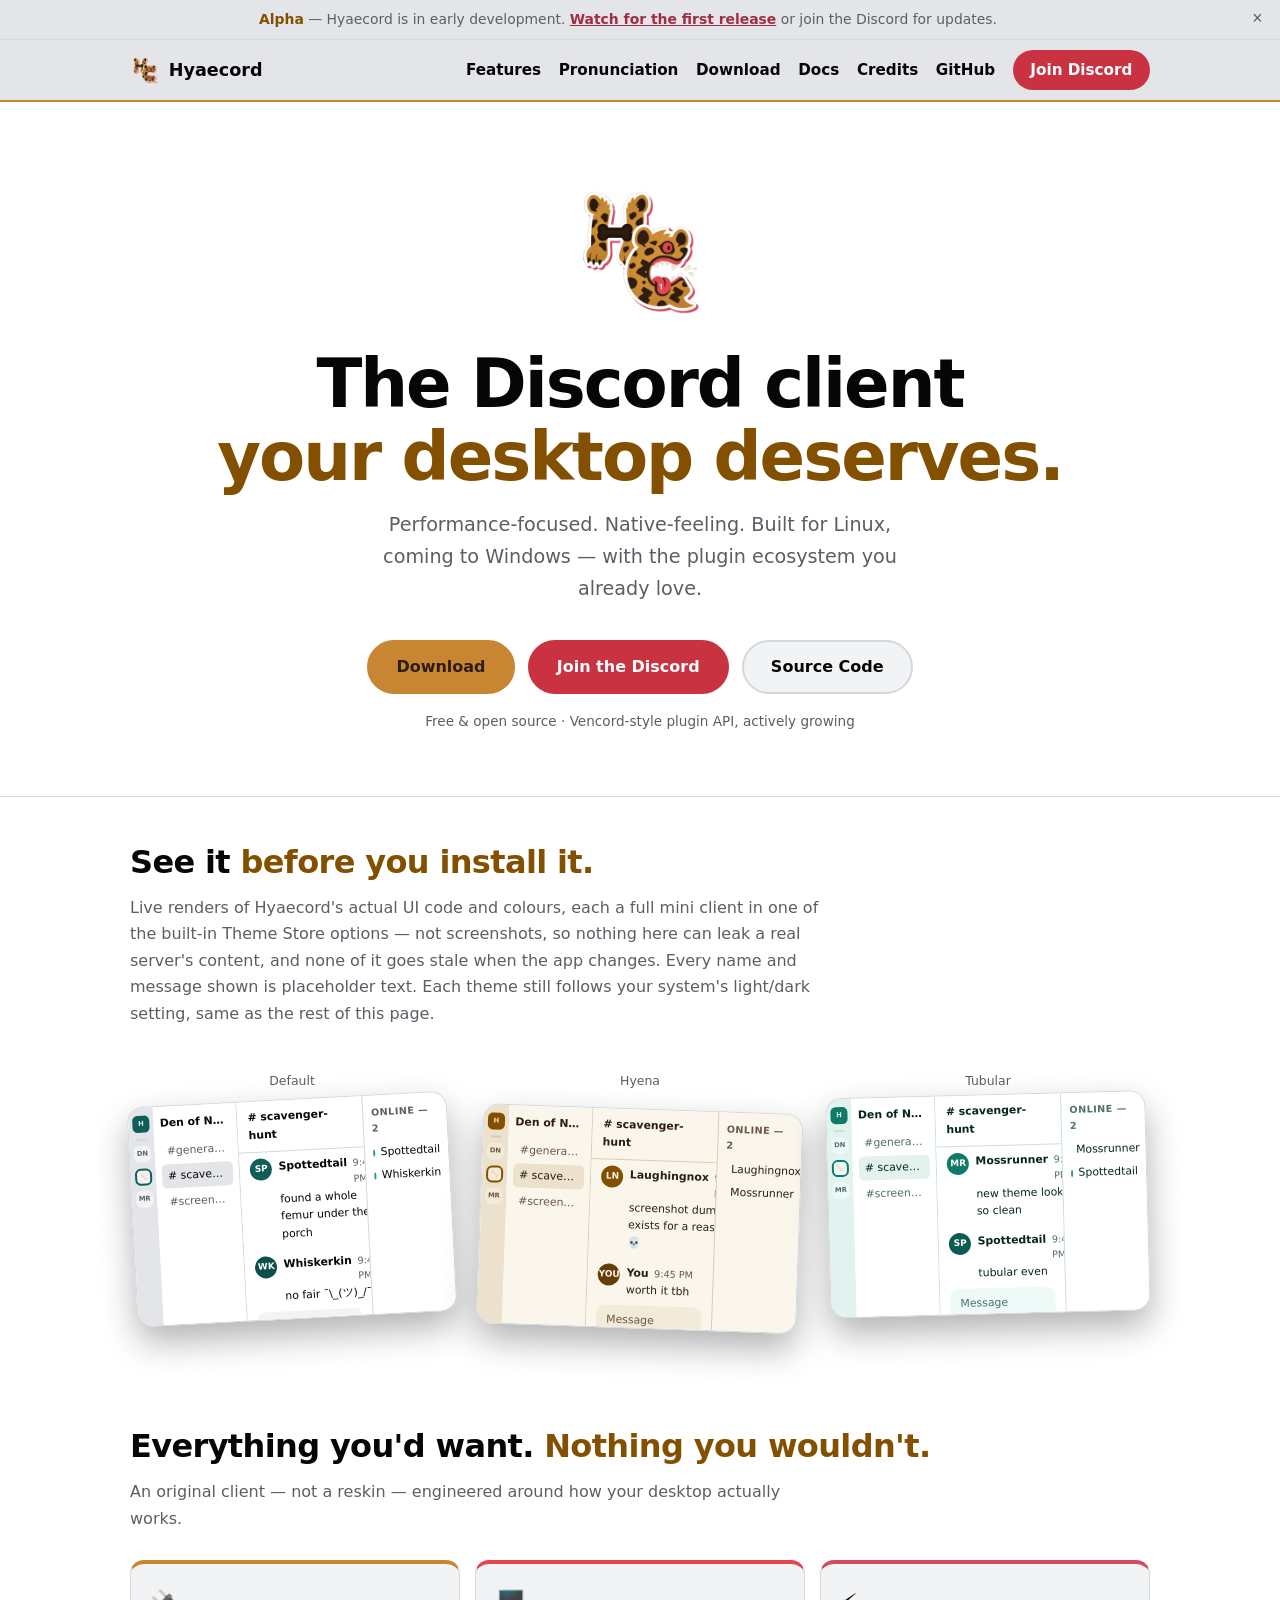
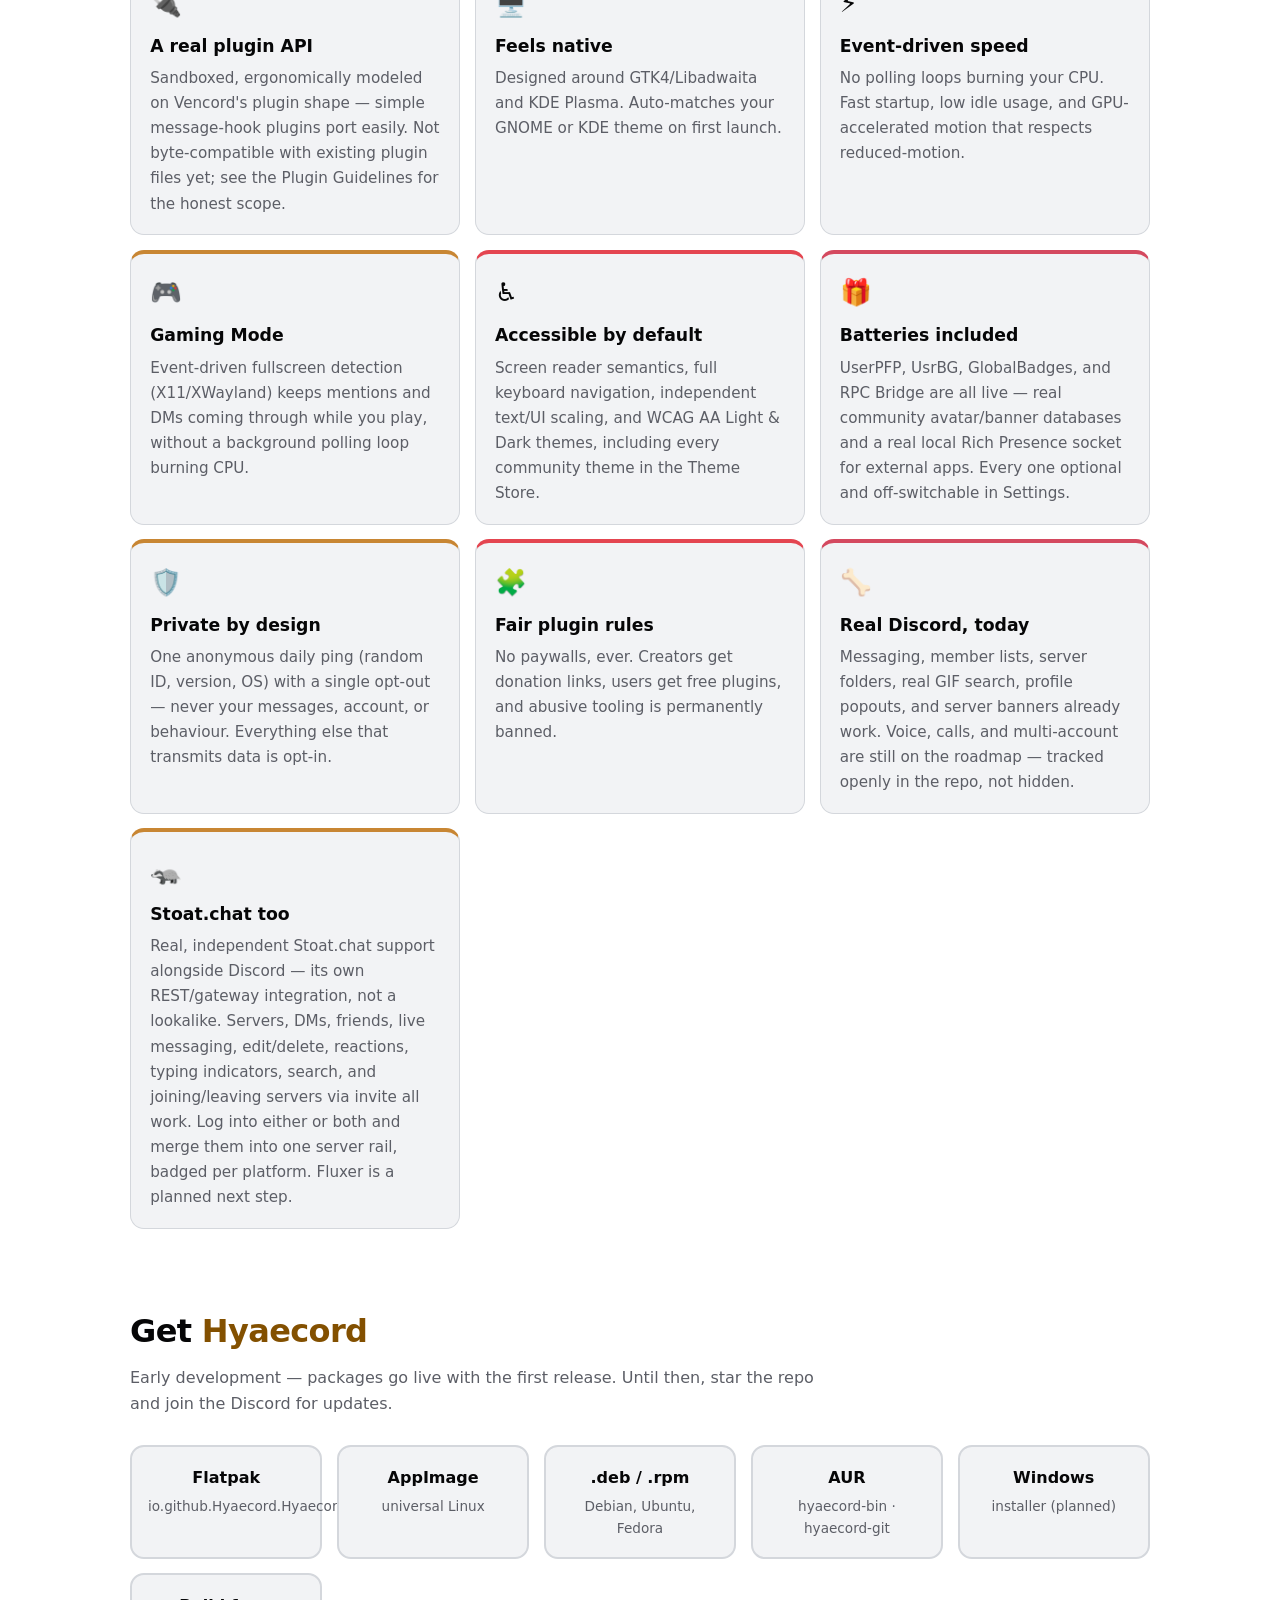
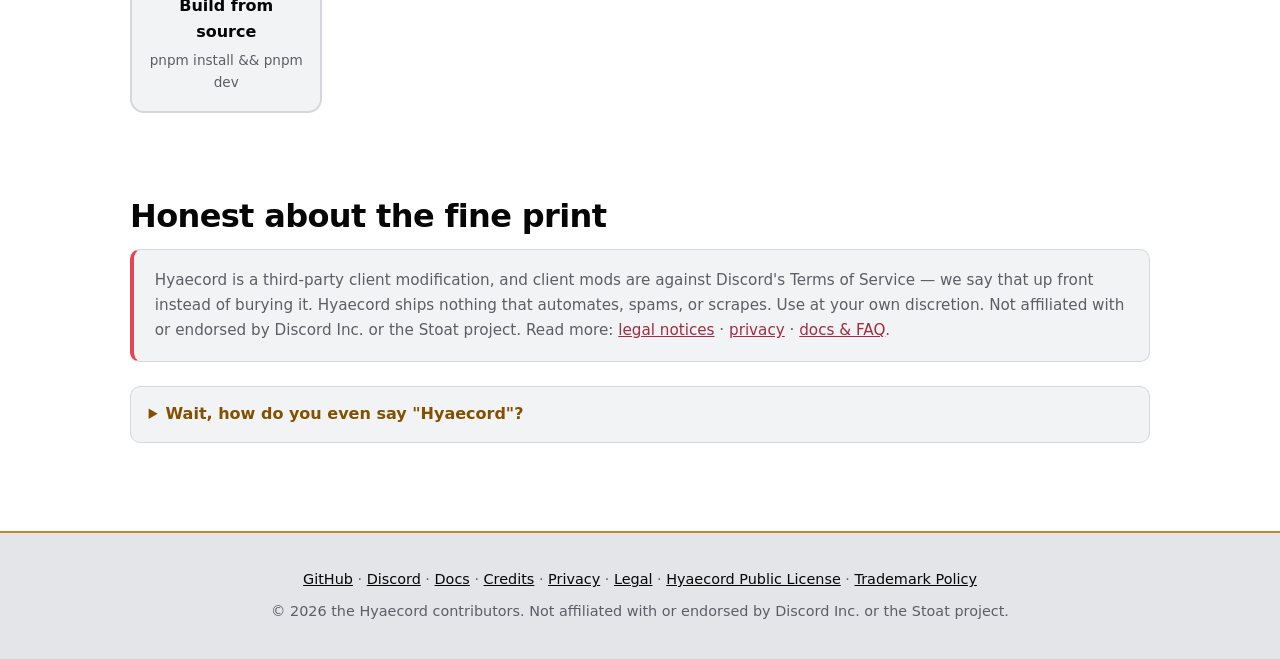
<file: index.html>
<!DOCTYPE html>
<html lang="en">
<head>
  <meta charset="UTF-8" />
  <meta name="viewport" content="width=device-width, initial-scale=1.0" />
  <title>Hyaecord — a native-feeling Discord client for Linux</title>
  <meta name="description" content="Hyaecord is a performance-focused, native-feeling Discord desktop client for Linux and Windows, compatible with the Equicord and Vencord plugin ecosystems." />
  <meta property="og:title" content="Hyaecord" />
  <meta property="og:description" content="A performance-focused, native-feeling Discord desktop client for Linux and Windows." />
  <meta property="og:image" content="https://hyaecord.vercel.app/assets/og.png" />
  <link rel="icon" type="image/png" href="/assets/logo-64.png" />
  <link rel="stylesheet" href="/style.css" />
</head>
<body>
  <a class="skip-link" href="#main">Skip to content</a>
  <div class="banner">
    <strong>Alpha</strong> — Hyaecord is in early development. <a href="https://github.com/Hyaecord/hyaecord/releases">Watch for the first release</a> or join the Discord for updates.
    <button class="banner-close" aria-label="Dismiss announcement" type="button">&times;</button>
  </div>
  <nav class="nav" aria-label="Main">
    <div class="nav-inner">
      <a class="nav-brand" href="/"><img src="/assets/logo-64.png" alt="" /> Hyaecord</a>
      <button class="nav-toggle" aria-label="Toggle menu" aria-expanded="false" aria-controls="nav-links" type="button">
        <svg viewBox="0 0 24 24" fill="none" stroke="currentColor" stroke-width="2" stroke-linecap="round" aria-hidden="true"><line x1="4" y1="7" x2="20" y2="7"/><line x1="4" y1="12" x2="20" y2="12"/><line x1="4" y1="17" x2="20" y2="17"/></svg>
      </button>
      <div class="nav-links" id="nav-links">
        <a href="/#features">Features</a>
        <a href="/#pronunciation">Pronunciation</a>
        <a href="/#download">Download</a>
        <a href="/docs.html">Docs</a>
        <a href="/credits.html">Credits</a>
        <a href="https://github.com/Hyaecord/hyaecord">GitHub</a>
        <a class="nav-cta" href="/discord">Join Discord</a>
      </div>
    </div>
  </nav>

  <header class="hero">
    <img class="logo" src="/assets/logo-320.png" alt="Hyaecord logo" />
    <h1>The Discord client<br /><span class="accent-line">your desktop deserves.</span></h1>
    <p class="tag">Performance-focused. Native-feeling. Built for Linux, coming to Windows — with the plugin ecosystem you already love.</p>
    <div class="buttons">
      <a class="btn primary" href="#download">Download</a>
      <a class="btn discord" href="/discord">Join the Discord</a>
      <a class="btn" href="https://github.com/Hyaecord/hyaecord">Source Code</a>
    </div>
    <p class="sub">Free &amp; open source · Vencord-style plugin API, actively growing</p>
  </header>

  <main class="wrap" id="main">
    <section id="preview" aria-label="A preview of the Hyaecord interface">
      <h2>See it <span class="accent">before you install it.</span></h2>
      <p class="lead">
        Live renders of Hyaecord's actual UI code and colours, each a full mini client in one of the
        built-in Theme Store options — not screenshots, so nothing here can leak a real server's
        content, and none of it goes stale when the app changes. Every name and message shown is
        placeholder text. Each theme still follows your system's light/dark setting, same as the rest
        of this page.
      </p>
      <div class="app-preview-cluster">
        <div class="app-preview ap-tilt-1 ap-theme-default" aria-hidden="true">
          <div class="ap-card-label">Default</div>
          <div class="app-preview-frame">
            <nav class="ap-rail">
              <span class="ap-pill ap-pill-home">H</span>
              <span class="ap-divider"></span>
              <span class="ap-pill">DN</span>
              <span class="ap-pill ap-pill-active">🦴</span>
              <span class="ap-pill">MR</span>
            </nav>
            <div class="ap-channels">
              <div class="ap-server-name">Den of Nonsense</div>
              <div class="ap-channel">#general-howling</div>
              <div class="ap-channel is-active"># scavenger-hunt</div>
              <div class="ap-channel">#screenshot-dump</div>
            </div>
            <div class="ap-chat">
              <div class="ap-chat-header"># scavenger-hunt</div>
              <div class="ap-msg">
                <span class="ap-avatar" style="background:var(--ap-accent)">SP</span>
                <div>
                  <div class="ap-msg-meta"><span class="ap-author">Spottedtail</span><span class="ap-time">9:41 PM</span></div>
                  <div class="ap-msg-text">found a whole femur under the porch</div>
                </div>
              </div>
              <div class="ap-msg">
                <span class="ap-avatar" style="background:var(--ap-accent-strong)">WK</span>
                <div>
                  <div class="ap-msg-meta"><span class="ap-author">Whiskerkin</span><span class="ap-time">9:42 PM</span></div>
                  <div class="ap-msg-text">no fair ¯\_(ツ)_/¯</div>
                </div>
              </div>
              <div class="ap-composer">Message #scavenger-hunt</div>
            </div>
            <aside class="ap-members">
              <div class="ap-member-group">ONLINE — 2</div>
              <div class="ap-member"><span class="ap-status online"></span>Spottedtail</div>
              <div class="ap-member"><span class="ap-status online"></span>Whiskerkin</div>
            </aside>
          </div>
        </div>

        <div class="app-preview ap-tilt-2 ap-theme-hyena" aria-hidden="true">
          <div class="ap-card-label">Hyena</div>
          <div class="app-preview-frame">
            <nav class="ap-rail">
              <span class="ap-pill ap-pill-home">H</span>
              <span class="ap-divider"></span>
              <span class="ap-pill">DN</span>
              <span class="ap-pill ap-pill-active">🦴</span>
              <span class="ap-pill">MR</span>
            </nav>
            <div class="ap-channels">
              <div class="ap-server-name">Den of Nonsense</div>
              <div class="ap-channel">#general-howling</div>
              <div class="ap-channel is-active"># scavenger-hunt</div>
              <div class="ap-channel">#screenshot-dump</div>
            </div>
            <div class="ap-chat">
              <div class="ap-chat-header"># scavenger-hunt</div>
              <div class="ap-msg">
                <span class="ap-avatar" style="background:var(--ap-accent)">LN</span>
                <div>
                  <div class="ap-msg-meta"><span class="ap-author">Laughingnox</span><span class="ap-time">9:44 PM</span></div>
                  <div class="ap-msg-text">screenshot dump exists for a reason 💀</div>
                </div>
              </div>
              <div class="ap-msg">
                <span class="ap-avatar" style="background:var(--ap-accent-strong)">YOU</span>
                <div>
                  <div class="ap-msg-meta"><span class="ap-author">You</span><span class="ap-time">9:45 PM</span></div>
                  <div class="ap-msg-text">worth it tbh</div>
                </div>
              </div>
              <div class="ap-composer">Message #scavenger-hunt</div>
            </div>
            <aside class="ap-members">
              <div class="ap-member-group">ONLINE — 2</div>
              <div class="ap-member"><span class="ap-status online"></span>Laughingnox</div>
              <div class="ap-member"><span class="ap-status idle"></span>Mossrunner</div>
            </aside>
          </div>
        </div>

        <div class="app-preview ap-tilt-3 ap-theme-tubular" aria-hidden="true">
          <div class="ap-card-label">Tubular</div>
          <div class="app-preview-frame">
            <nav class="ap-rail">
              <span class="ap-pill ap-pill-home">H</span>
              <span class="ap-divider"></span>
              <span class="ap-pill">DN</span>
              <span class="ap-pill ap-pill-active">🦴</span>
              <span class="ap-pill">MR</span>
            </nav>
            <div class="ap-channels">
              <div class="ap-server-name">Den of Nonsense</div>
              <div class="ap-channel">#general-howling</div>
              <div class="ap-channel is-active"># scavenger-hunt</div>
              <div class="ap-channel">#screenshot-dump</div>
            </div>
            <div class="ap-chat">
              <div class="ap-chat-header"># scavenger-hunt</div>
              <div class="ap-msg">
                <span class="ap-avatar" style="background:var(--ap-accent)">MR</span>
                <div>
                  <div class="ap-msg-meta"><span class="ap-author">Mossrunner</span><span class="ap-time">9:46 PM</span></div>
                  <div class="ap-msg-text">new theme looks so clean</div>
                </div>
              </div>
              <div class="ap-msg">
                <span class="ap-avatar" style="background:var(--ap-accent-strong)">SP</span>
                <div>
                  <div class="ap-msg-meta"><span class="ap-author">Spottedtail</span><span class="ap-time">9:47 PM</span></div>
                  <div class="ap-msg-text">tubular even</div>
                </div>
              </div>
              <div class="ap-composer">Message #scavenger-hunt</div>
            </div>
            <aside class="ap-members">
              <div class="ap-member-group">ONLINE — 2</div>
              <div class="ap-member"><span class="ap-status online"></span>Mossrunner</div>
              <div class="ap-member"><span class="ap-status online"></span>Spottedtail</div>
            </aside>
          </div>
        </div>
      </div>
    </section>

    <section id="features">
      <h2>Everything you'd want. <span class="accent">Nothing you wouldn't.</span></h2>
      <p class="lead">An original client — not a reskin — engineered around how your desktop actually works.</p>
      <div class="grid">
        <div class="card">
          <div class="emoji">🔌</div>
          <h3>A real plugin API</h3>
          <p>Sandboxed, ergonomically modeled on Vencord's plugin shape — simple message-hook plugins port easily. Not byte-compatible with existing plugin files yet; see the Plugin Guidelines for the honest scope.</p>
        </div>
        <div class="card">
          <div class="emoji">🖥️</div>
          <h3>Feels native</h3>
          <p>Designed around GTK4/Libadwaita and KDE Plasma. Auto-matches your GNOME or KDE theme on first launch.</p>
        </div>
        <div class="card">
          <div class="emoji">⚡</div>
          <h3>Event-driven speed</h3>
          <p>No polling loops burning your CPU. Fast startup, low idle usage, and GPU-accelerated motion that respects reduced-motion.</p>
        </div>
        <div class="card">
          <div class="emoji">🎮</div>
          <h3>Gaming Mode</h3>
          <p>Event-driven fullscreen detection (X11/XWayland) keeps mentions and DMs coming through while you play, without a background polling loop burning CPU.</p>
        </div>
        <div class="card">
          <div class="emoji">♿</div>
          <h3>Accessible by default</h3>
          <p>Screen reader semantics, full keyboard navigation, independent text/UI scaling, and WCAG AA Light &amp; Dark themes, including every community theme in the Theme Store.</p>
        </div>
        <div class="card">
          <div class="emoji">🎁</div>
          <h3>Batteries included</h3>
          <p>UserPFP, UsrBG, GlobalBadges, and RPC Bridge are all live — real community avatar/banner databases and a real local Rich Presence socket for external apps. Every one optional and off-switchable in Settings.</p>
        </div>
        <div class="card">
          <div class="emoji">🛡️</div>
          <h3>Private by design</h3>
          <p>One anonymous daily ping (random ID, version, OS) with a single opt-out — never your messages, account, or behaviour. Everything else that transmits data is opt-in.</p>
        </div>
        <div class="card">
          <div class="emoji">🧩</div>
          <h3>Fair plugin rules</h3>
          <p>No paywalls, ever. Creators get donation links, users get free plugins, and abusive tooling is permanently banned.</p>
        </div>
        <div class="card">
          <div class="emoji">🦴</div>
          <h3>Real Discord, today</h3>
          <p>Messaging, member lists, server folders, real GIF search, profile popouts, and server banners already work. Voice, calls, and multi-account are still on the roadmap — tracked openly in the repo, not hidden.</p>
        </div>
        <div class="card">
          <div class="emoji">🦡</div>
          <h3>Stoat.chat too</h3>
          <p>Real, independent Stoat.chat support alongside Discord — its own REST/gateway integration, not a lookalike. Servers, DMs, friends, live messaging, edit/delete, reactions, typing indicators, search, and joining/leaving servers via invite all work. Log into either or both and merge them into one server rail, badged per platform. Fluxer is a planned next step.</p>
        </div>
      </div>
    </section>

    <section id="download">
      <h2>Get <span class="accent">Hyaecord</span></h2>
      <p class="lead">Early development — packages go live with the first release. Until then, star the repo and join the Discord for updates.</p>
      <div class="dl-grid">
        <a class="dl" href="https://github.com/Hyaecord/hyaecord/releases">Flatpak<span>io.github.Hyaecord.Hyaecord</span></a>
        <a class="dl" href="https://github.com/Hyaecord/hyaecord/releases">AppImage<span>universal Linux</span></a>
        <a class="dl" href="https://github.com/Hyaecord/hyaecord/releases">.deb / .rpm<span>Debian, Ubuntu, Fedora</span></a>
        <a class="dl" href="https://github.com/Hyaecord/hyaecord/releases">AUR<span>hyaecord-bin · hyaecord-git</span></a>
        <a class="dl" href="https://github.com/Hyaecord/hyaecord/releases">Windows<span>installer (planned)</span></a>
        <a class="dl" href="https://github.com/Hyaecord/hyaecord/wiki/Building-from-Source">Build from source<span>pnpm install &amp;&amp; pnpm dev</span></a>
      </div>
    </section>

    <section>
      <h2>Honest about the fine print</h2>
      <p class="notice">
        Hyaecord is a third-party client modification, and client mods are against Discord's Terms of
        Service — we say that up front instead of burying it. Hyaecord ships nothing that automates,
        spams, or scrapes. Use at your own discretion.
        Not affiliated with or endorsed by Discord Inc. or the Stoat project.
        Read more: <a href="/legal.html">legal notices</a> · <a href="/privacy.html">privacy</a> ·
        <a href="/docs.html">docs &amp; FAQ</a>.
      </p>

      <details class="pronounce" id="pronunciation">
        <summary>Wait, how do you even say "Hyaecord"?</summary>
        <div class="pronounce-body">
          <p class="lead">The casual answer: <strong>HY-eh-kord</strong>, rhymes with "Discord." The pedantic answer follows, entirely unprompted.</p>
          <div class="ipa">/haɪˈiːnɪˌdiː kɔːrdɪs/</div>
          <p>
            Hyaecord is, taxonomically speaking, a portmanteau of <em>Hyaenidae</em> — the Latin family
            name for hyenas, itself borrowed from the Ancient Greek ὕαινα (<em>hýaina</em>) — and
            <em>chorda</em>, Latin for "cord" or "string" (via the Greek χορδή). Naturally, the only
            correct way to say it is to decline both halves in full Classical Latin, as though reciting
            a genitive noun phrase from a Linnaean species description.
          </p>
          <div class="breakdown">
            <div class="syllable"><b>Hy-</b><span>as in <em>Hyaenidae</em>, nominative plural: "of the hyena-kind"</span></div>
            <div class="syllable"><b>-ae-</b><span>the Latin diphthong æ — /aɪ/ if you're Reconstructed Classical, /iː/ if you're Ecclesiastical, and both if you're insufferable</span></div>
            <div class="syllable"><b>-cor-</b><span>from <em>chorda</em>, genitive <em>chordis</em>: "of the string"</span></div>
            <div class="syllable"><b>-dis</b><span>genitive singular suffix, because apparently the chord now belongs to the hyena family</span></div>
          </div>
          <p>
            Said correctly, in full Reconstructed Classical Latin, with appropriate reverence for a
            fictional taxonomic ancestor: <strong>/hyːˈae̯.nɪ.dae̯ ˈkʰor.d̪ɪs/</strong> — roughly
            "hew-EYE-nih-die KOR-diss," delivered as though defending a doctoral thesis on Miocene
            carnivorans.
          </p>
          <footer class="credential">Everyone at Hyaecord just says "HY-eh-kord." You are welcome to do the same.</footer>
        </div>
      </details>
    </section>
  </main>

  <footer>
    <div class="wrap">
      <p>
        <a href="https://github.com/Hyaecord/hyaecord">GitHub</a> ·
        <a href="/discord">Discord</a> ·
        <a href="/docs.html">Docs</a> ·
        <a href="/credits.html">Credits</a> ·
        <a href="/privacy.html">Privacy</a> ·
        <a href="/legal.html">Legal</a> ·
        <a href="https://github.com/Hyaecord/hyaecord/blob/main/LICENSE">Hyaecord Public License</a> ·
        <a href="https://github.com/Hyaecord/hyaecord/blob/main/TRADEMARK.md">Trademark Policy</a>
      </p>
      <p>© 2026 the Hyaecord contributors. Not affiliated with or endorsed by Discord Inc. or the Stoat project.</p>
    </div>
  </footer>
  <script src="/script.js" defer></script>
</body>
</html>
</file>
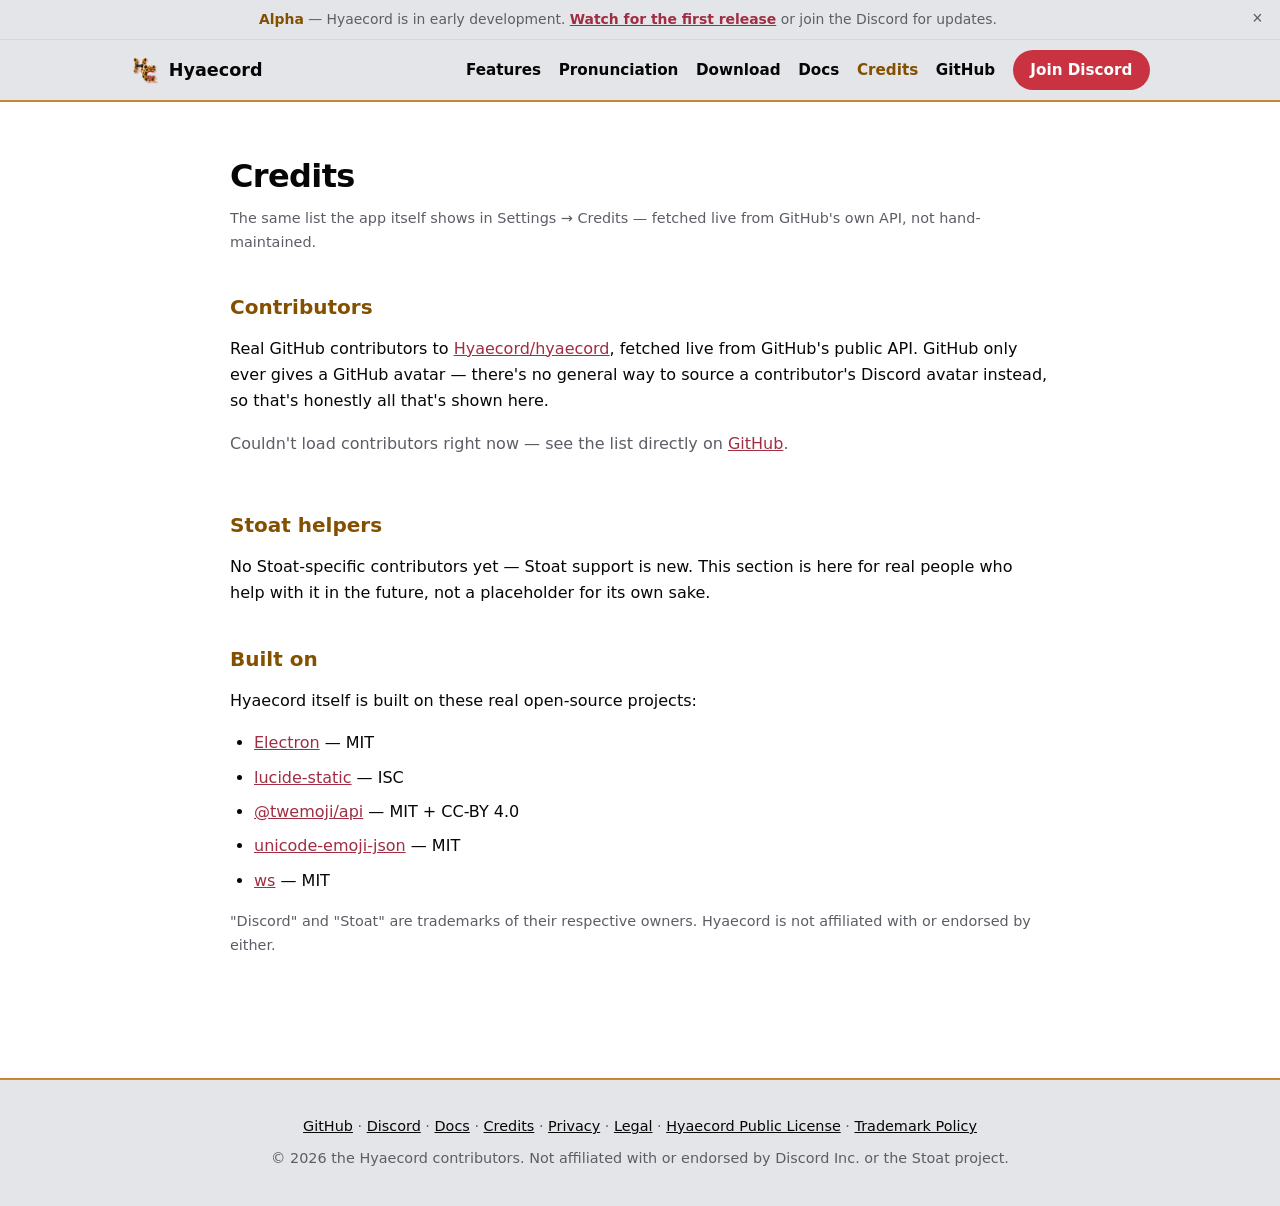
<file: credits.html>
<!DOCTYPE html>
<html lang="en">
<head>
  <meta charset="UTF-8" />
  <meta name="viewport" content="width=device-width, initial-scale=1.0" />
  <title>Credits — Hyaecord</title>
  <meta name="description" content="Real GitHub contributors to Hyaecord, plus the open-source projects it's built on." />
  <link rel="icon" type="image/png" href="/assets/logo-64.png" />
  <link rel="stylesheet" href="/style.css" />
</head>
<body>
  <a class="skip-link" href="#main">Skip to content</a>
  <div class="banner">
    <strong>Alpha</strong> — Hyaecord is in early development. <a href="https://github.com/Hyaecord/hyaecord/releases">Watch for the first release</a> or join the Discord for updates.
    <button class="banner-close" aria-label="Dismiss announcement" type="button">&times;</button>
  </div>
  <nav class="nav" aria-label="Main">
    <div class="nav-inner">
      <a class="nav-brand" href="/"><img src="/assets/logo-64.png" alt="" /> Hyaecord</a>
      <button class="nav-toggle" aria-label="Toggle menu" aria-expanded="false" aria-controls="nav-links" type="button">
        <svg viewBox="0 0 24 24" fill="none" stroke="currentColor" stroke-width="2" stroke-linecap="round" aria-hidden="true"><line x1="4" y1="7" x2="20" y2="7"/><line x1="4" y1="12" x2="20" y2="12"/><line x1="4" y1="17" x2="20" y2="17"/></svg>
      </button>
      <div class="nav-links" id="nav-links">
        <a href="/#features">Features</a>
        <a href="/#pronunciation">Pronunciation</a>
        <a href="/#download">Download</a>
        <a href="/docs.html">Docs</a>
        <a href="/credits.html" aria-current="page">Credits</a>
        <a href="https://github.com/Hyaecord/hyaecord">GitHub</a>
        <a class="nav-cta" href="/discord">Join Discord</a>
      </div>
    </div>
  </nav>

  <main class="prose prose-wide" id="main">
    <h1 class="page-title">Credits</h1>
    <p class="meta">The same list the app itself shows in Settings → Credits — fetched live from GitHub's own API, not hand-maintained.</p>

    <h2>Contributors</h2>
    <p>Real GitHub contributors to <a href="https://github.com/Hyaecord/hyaecord">Hyaecord/hyaecord</a>, fetched live from GitHub's public API. GitHub only ever gives a GitHub avatar — there's no general way to source a contributor's Discord avatar instead, so that's honestly all that's shown here.</p>
    <div class="grid" id="contributors-grid" aria-live="polite">
      <p class="lead">Loading contributors…</p>
    </div>

    <h2>Stoat helpers</h2>
    <p id="stoat-helpers-note">No Stoat-specific contributors yet — Stoat support is new. This section is here for real people who help with it in the future, not a placeholder for its own sake.</p>

    <h2>Built on</h2>
    <p>Hyaecord itself is built on these real open-source projects:</p>
    <ul>
      <li><a href="https://electronjs.org">Electron</a> — MIT</li>
      <li><a href="https://lucide.dev">lucide-static</a> — ISC</li>
      <li><a href="https://github.com/twitter/twemoji">@twemoji/api</a> — MIT + CC-BY 4.0</li>
      <li><a href="https://github.com/muan/unicode-emoji-json">unicode-emoji-json</a> — MIT</li>
      <li><a href="https://github.com/websockets/ws">ws</a> — MIT</li>
    </ul>
    <p class="meta">"Discord" and "Stoat" are trademarks of their respective owners. Hyaecord is not affiliated with or endorsed by either.</p>
  </main>

  <footer>
    <div class="wrap">
      <p>
        <a href="https://github.com/Hyaecord/hyaecord">GitHub</a> ·
        <a href="/discord">Discord</a> ·
        <a href="/docs.html">Docs</a> ·
        <a href="/credits.html">Credits</a> ·
        <a href="/privacy.html">Privacy</a> ·
        <a href="/legal.html">Legal</a> ·
        <a href="https://github.com/Hyaecord/hyaecord/blob/main/LICENSE">Hyaecord Public License</a> ·
        <a href="https://github.com/Hyaecord/hyaecord/blob/main/TRADEMARK.md">Trademark Policy</a>
      </p>
      <p>© 2026 the Hyaecord contributors. Not affiliated with or endorsed by Discord Inc. or the Stoat project.</p>
    </div>
  </footer>
  <script src="/script.js" defer></script>
  <script>
    // Same public, unauthenticated, CORS-enabled GitHub contributors
    // endpoint the app itself calls (src/main/credits.ts) — no backend
    // needed for a static site, matching this project's existing
    // zero-hosting-cost approach (see the Theme Store's GitHub-hosted
    // registry).
    (function () {
      var grid = document.getElementById("contributors-grid");
      fetch("https://api.github.com/repos/Hyaecord/hyaecord/contributors?per_page=50", {
        headers: { accept: "application/vnd.github+json" }
      })
        .then(function (res) {
          if (!res.ok) throw new Error("bad response");
          return res.json();
        })
        .then(function (contributors) {
          grid.innerHTML = "";
          contributors
            .filter(function (c) { return c.type === "User"; })
            .forEach(function (c) {
              var card = document.createElement("a");
              card.className = "card contributor-card";
              card.href = c.html_url;
              card.target = "_blank";
              card.rel = "noreferrer";
              var img = document.createElement("img");
              img.src = c.avatar_url;
              img.alt = "";
              img.loading = "lazy";
              var name = document.createElement("h3");
              name.textContent = c.login;
              card.appendChild(img);
              card.appendChild(name);
              grid.appendChild(card);
            });
          if (!grid.children.length) grid.innerHTML = "<p class=\"lead\">No contributors found.</p>";
        })
        .catch(function () {
          grid.innerHTML = "<p class=\"lead\">Couldn't load contributors right now — see the list directly on <a href=\"https://github.com/Hyaecord/hyaecord/graphs/contributors\">GitHub</a>.</p>";
        });
    })();
  </script>
</body>
</html>
</file>
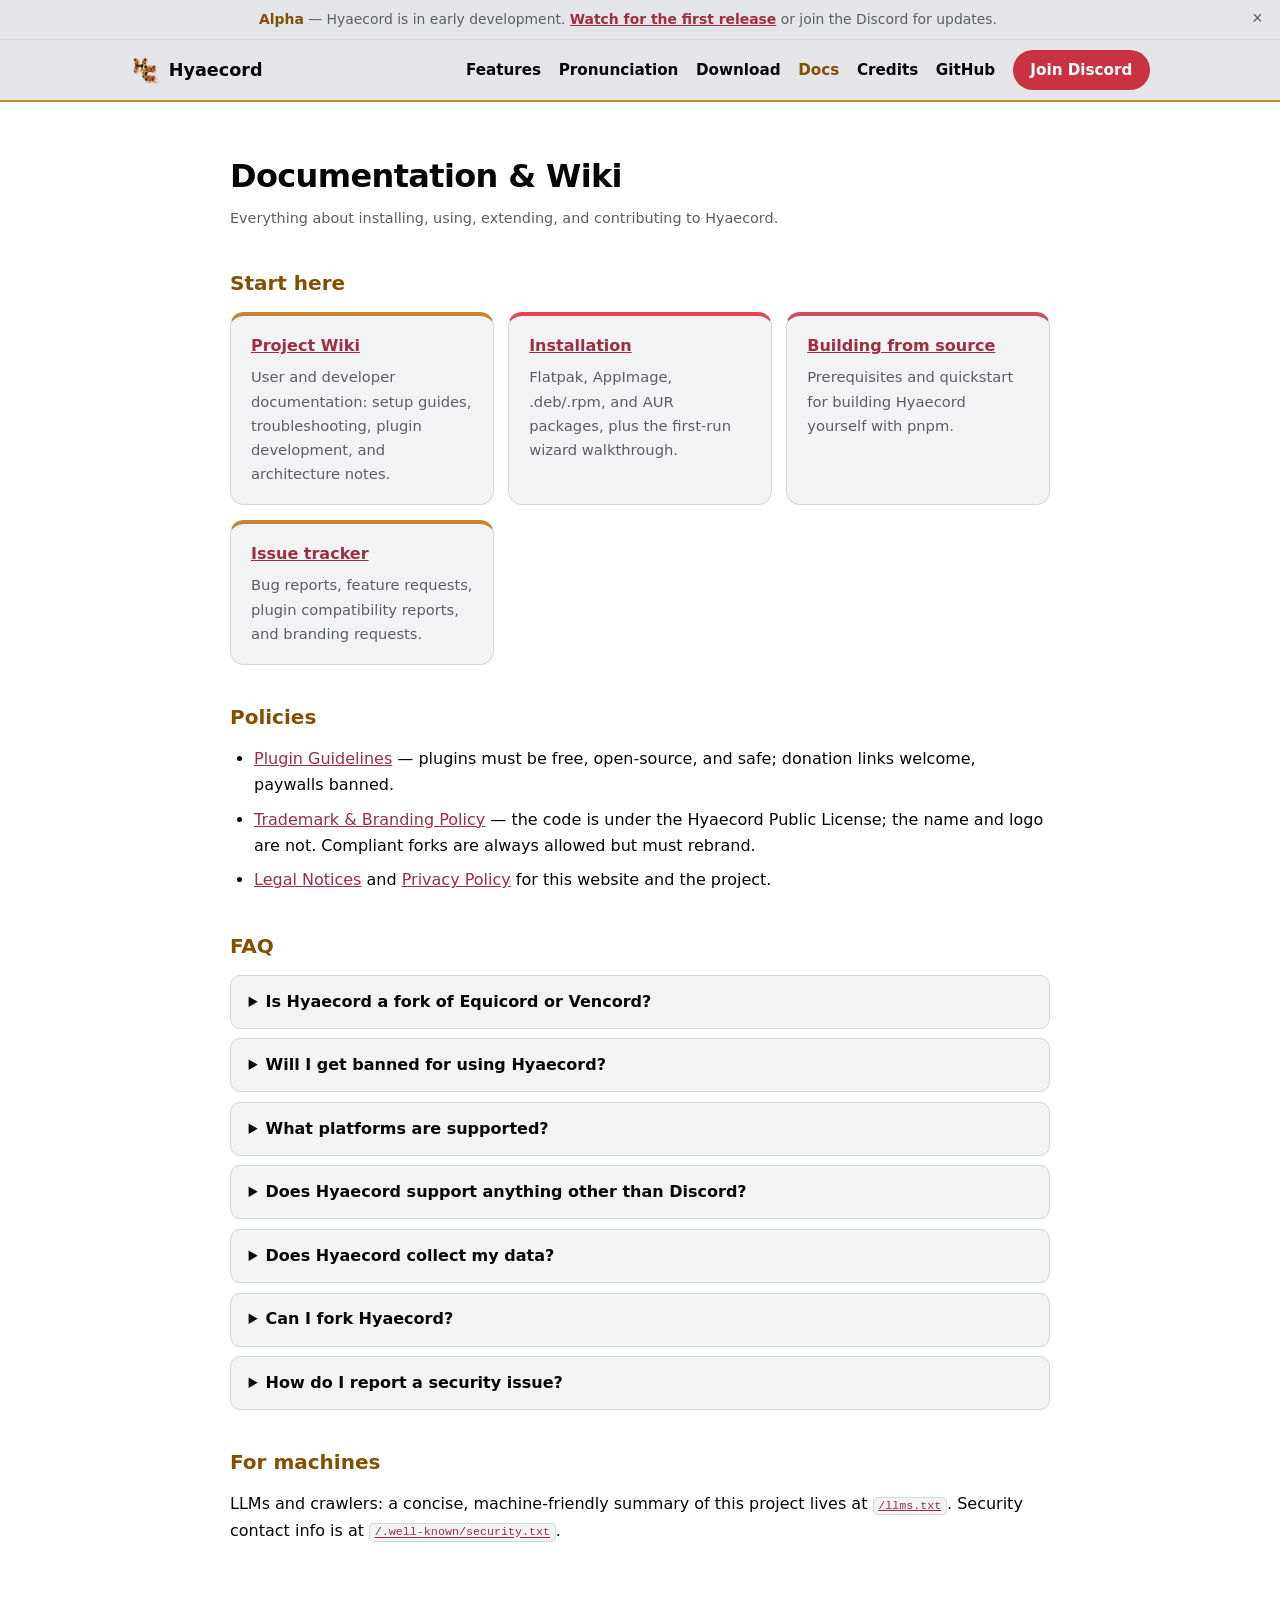
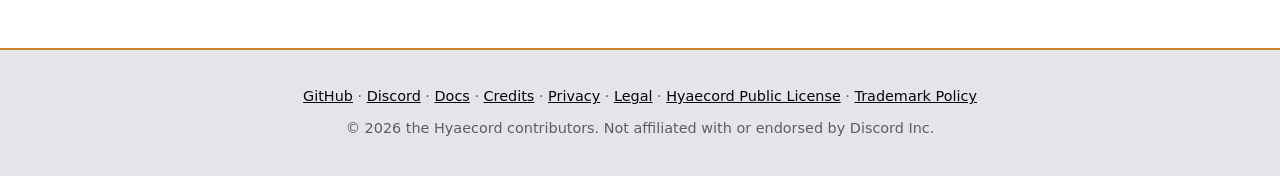
<file: docs.html>
<!DOCTYPE html>
<html lang="en">
<head>
  <meta charset="UTF-8" />
  <meta name="viewport" content="width=device-width, initial-scale=1.0" />
  <title>Docs &amp; Wiki — Hyaecord</title>
  <meta name="description" content="Documentation hub for Hyaecord: wiki, installation, plugin guidelines, policies, and FAQ." />
  <link rel="icon" type="image/png" href="/assets/logo-64.png" />
  <link rel="stylesheet" href="/style.css" />
</head>
<body>
  <a class="skip-link" href="#main">Skip to content</a>
  <div class="banner">
    <strong>Alpha</strong> — Hyaecord is in early development. <a href="https://github.com/Hyaecord/hyaecord/releases">Watch for the first release</a> or join the Discord for updates.
    <button class="banner-close" aria-label="Dismiss announcement" type="button">&times;</button>
  </div>
  <nav class="nav" aria-label="Main">
    <div class="nav-inner">
      <a class="nav-brand" href="/"><img src="/assets/logo-64.png" alt="" /> Hyaecord</a>
      <button class="nav-toggle" aria-label="Toggle menu" aria-expanded="false" aria-controls="nav-links" type="button">
        <svg viewBox="0 0 24 24" fill="none" stroke="currentColor" stroke-width="2" stroke-linecap="round" aria-hidden="true"><line x1="4" y1="7" x2="20" y2="7"/><line x1="4" y1="12" x2="20" y2="12"/><line x1="4" y1="17" x2="20" y2="17"/></svg>
      </button>
      <div class="nav-links" id="nav-links">
        <a href="/#features">Features</a>
        <a href="/#pronunciation">Pronunciation</a>
        <a href="/#download">Download</a>
        <a href="/docs.html" aria-current="page">Docs</a>
        <a href="/credits.html">Credits</a>
        <a href="https://github.com/Hyaecord/hyaecord">GitHub</a>
        <a class="nav-cta" href="/discord">Join Discord</a>
      </div>
    </div>
  </nav>

  <main class="prose prose-wide" id="main">
    <h1 class="page-title">Documentation &amp; Wiki</h1>
    <p class="meta">Everything about installing, using, extending, and contributing to Hyaecord.</p>

    <h2>Start here</h2>
    <div class="grid">
      <div class="card">
        <h3><a href="https://github.com/Hyaecord/hyaecord/wiki">Project Wiki</a></h3>
        <p>User and developer documentation: setup guides, troubleshooting, plugin development, and architecture notes.</p>
      </div>
      <div class="card">
        <h3><a href="https://github.com/Hyaecord/hyaecord#installation--setup">Installation</a></h3>
        <p>Flatpak, AppImage, .deb/.rpm, and AUR packages, plus the first-run wizard walkthrough.</p>
      </div>
      <div class="card">
        <h3><a href="https://github.com/Hyaecord/hyaecord#building-from-source">Building from source</a></h3>
        <p>Prerequisites and quickstart for building Hyaecord yourself with pnpm.</p>
      </div>
      <div class="card">
        <h3><a href="https://github.com/Hyaecord/hyaecord/issues">Issue tracker</a></h3>
        <p>Bug reports, feature requests, plugin compatibility reports, and branding requests.</p>
      </div>
    </div>

    <h2>Policies</h2>
    <ul>
      <li><a href="https://github.com/Hyaecord/hyaecord/blob/main/PLUGIN_GUIDELINES.md">Plugin Guidelines</a> — plugins must be free, open-source, and safe; donation links welcome, paywalls banned.</li>
      <li><a href="https://github.com/Hyaecord/hyaecord/blob/main/TRADEMARK.md">Trademark &amp; Branding Policy</a> — the code is under the Hyaecord Public License; the name and logo are not. Compliant forks are always allowed but must rebrand.</li>
      <li><a href="/legal.html">Legal Notices</a> and <a href="/privacy.html">Privacy Policy</a> for this website and the project.</li>
    </ul>

    <h2>FAQ</h2>
    <details>
      <summary>Is Hyaecord a fork of Equicord or Vencord?</summary>
      <p>No. Hyaecord is an original client with its own shell, GUI, and internals. Its plugin system is a separate, sandboxed API ergonomically modeled on Vencord's <code>definePlugin</code> shape — familiar to write for, but <em>not</em> a byte-compatible runner for existing Equicord/Vencord plugin files, which patch Discord's real webpack bundle that this client's original GUI doesn't have. A plugin that only needs message-level hooks ports easily; one that reaches into Discord's real component tree can't run here at all. See the <a href="https://github.com/Hyaecord/hyaecord/blob/main/PLUGIN_GUIDELINES.md">Plugin Guidelines</a> for the current scope.</p>
    </details>
    <details>
      <summary>Will I get banned for using Hyaecord?</summary>
      <p>Client modifications are against Discord's Terms of Service, so there is inherent risk. In practice Discord has historically not banned users solely for using client mods, but if losing your account would be a serious problem, you should avoid client mods entirely — Hyaecord included.</p>
    </details>
    <details>
      <summary>What platforms are supported?</summary>
      <p>Linux is the primary v1 target; Windows is planned as a secondary target. macOS is not planned.</p>
    </details>
    <details>
      <summary>Does Hyaecord support anything other than Discord?</summary>
      <p>Yes — a real, independent Stoat.chat integration (its own REST/gateway client, not a Discord lookalike): servers, DMs, friends, live messaging, edit/delete, reactions, replies, mentions, typing indicators, search, and joining/creating/leaving servers via invite all work today. Connect it from Settings → Accounts alongside (or instead of) Discord, and optionally merge both into one server rail. Fluxer support is planned but not started. See the <a href="/#features">features section</a> and the project's own <a href="https://github.com/Hyaecord/hyaecord/blob/main/BUILD_PROMPT.md">build log</a> for the exact, itemized history.</p>
    </details>
    <details>
      <summary>Does Hyaecord collect my data?</summary>
      <p>Hyaecord sends one small anonymous ping a day — a random ID, app version, OS, and desktop environment — so the project knows roughly how many people use it. It is never linked to your Discord account and contains no messages or personal data, and you can switch it off any time in Settings (off means off). Anything else that transmits data is opt-in and explained in plain language first. This website sets no cookies and runs no analytics — see the <a href="/privacy.html">privacy policy</a>.</p>
    </details>
    <details>
      <summary>Can I fork Hyaecord?</summary>
      <p>Yes, always — the code is under the <a href="https://github.com/Hyaecord/hyaecord/blob/main/LICENSE">Hyaecord Public License</a> (GPL-3.0-derived): free to fork and modify, provided the fork stays open-source and non-commercial. You must also rebrand your fork (different name, logo, and app ID) before distributing it publicly, per the <a href="https://github.com/Hyaecord/hyaecord/blob/main/TRADEMARK.md">trademark policy</a>. Rebranded, compliant forks need no permission at all.</p>
    </details>
    <details>
      <summary>How do I report a security issue?</summary>
      <p>Use <a href="https://github.com/Hyaecord/hyaecord/security/advisories/new">GitHub private security advisories</a> — see <a href="/.well-known/security.txt"><code>security.txt</code></a>.</p>
    </details>

    <h2>For machines</h2>
    <p>
      LLMs and crawlers: a concise, machine-friendly summary of this project lives at
      <a href="/llms.txt"><code>/llms.txt</code></a>. Security contact info is at
      <a href="/.well-known/security.txt"><code>/.well-known/security.txt</code></a>.
    </p>
  </main>

  <footer>
    <div class="wrap">
      <p>
        <a href="https://github.com/Hyaecord/hyaecord">GitHub</a> ·
        <a href="/discord">Discord</a> ·
        <a href="/docs.html">Docs</a> ·
        <a href="/credits.html">Credits</a> ·
        <a href="/privacy.html">Privacy</a> ·
        <a href="/legal.html">Legal</a> ·
        <a href="https://github.com/Hyaecord/hyaecord/blob/main/LICENSE">Hyaecord Public License</a> ·
        <a href="https://github.com/Hyaecord/hyaecord/blob/main/TRADEMARK.md">Trademark Policy</a>
      </p>
      <p>© 2026 the Hyaecord contributors. Not affiliated with or endorsed by Discord Inc.</p>
    </div>
  </footer>
  <script src="/script.js" defer></script>
</body>
</html>
</file>
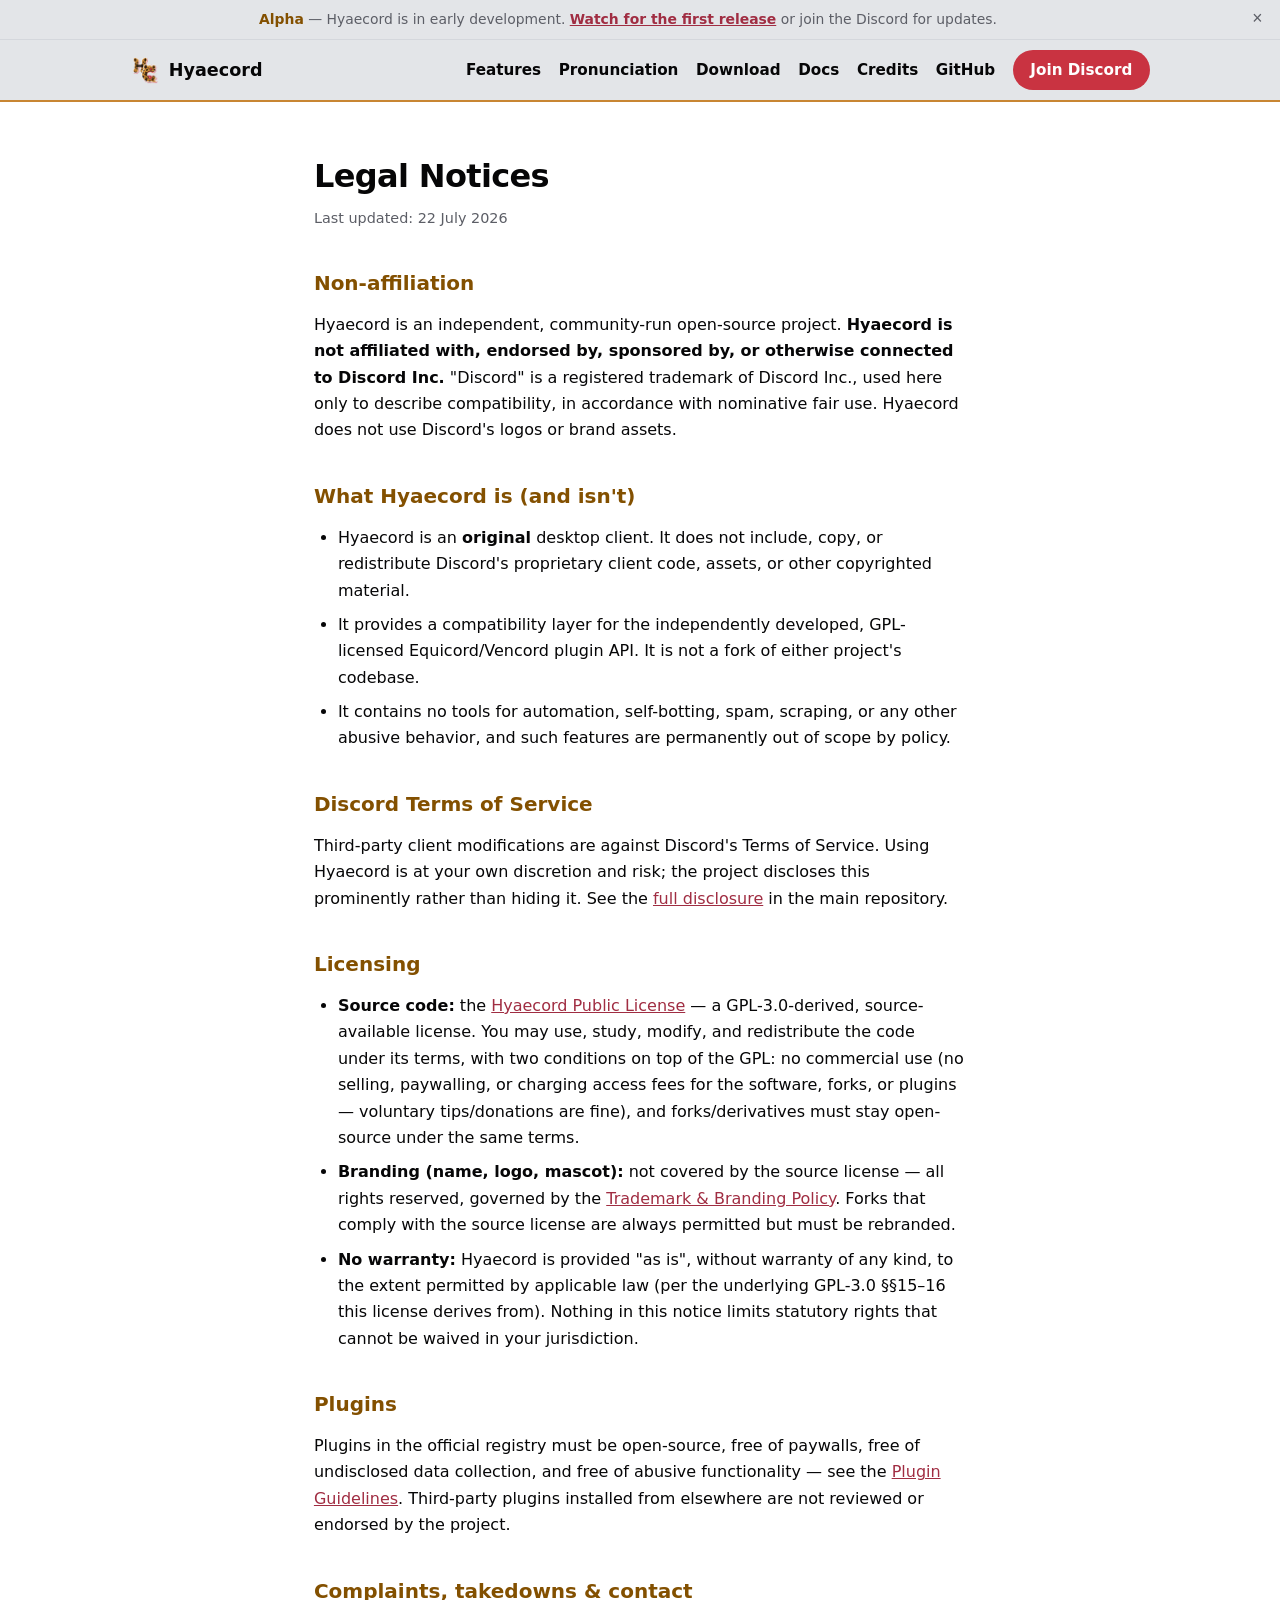
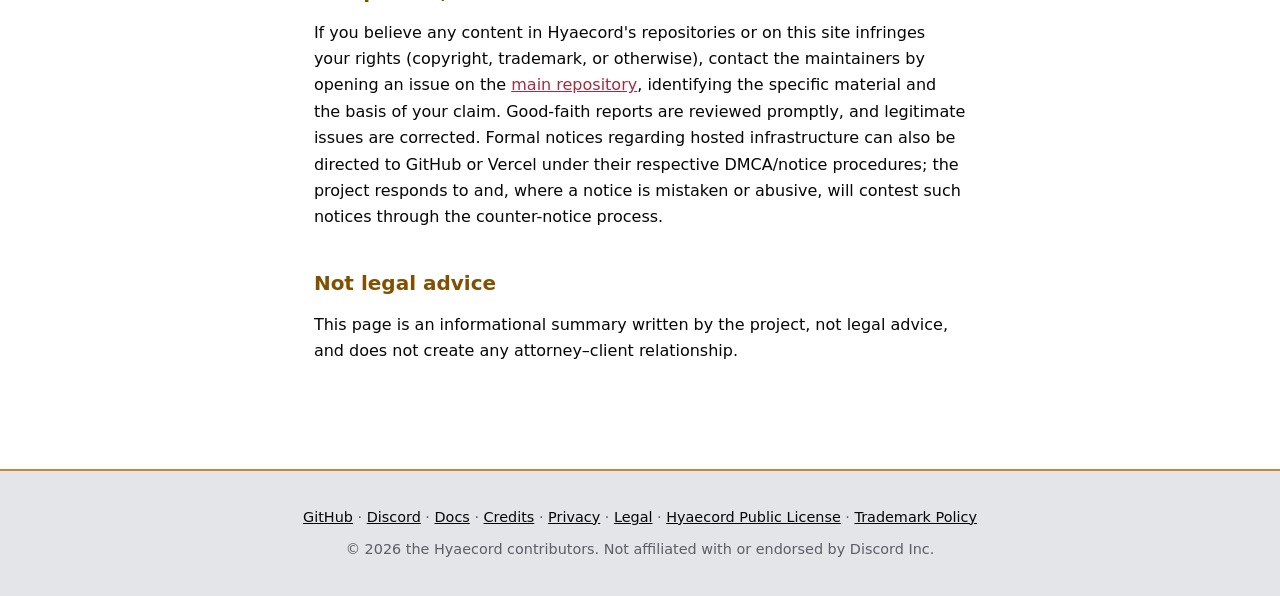
<file: legal.html>
<!DOCTYPE html>
<html lang="en">
<head>
  <meta charset="UTF-8" />
  <meta name="viewport" content="width=device-width, initial-scale=1.0" />
  <title>Legal — Hyaecord</title>
  <meta name="description" content="Legal notices for the Hyaecord project: licensing, trademarks, non-affiliation, and takedown contact." />
  <link rel="icon" type="image/png" href="/assets/logo-64.png" />
  <link rel="stylesheet" href="/style.css" />
</head>
<body>
  <a class="skip-link" href="#main">Skip to content</a>
  <div class="banner">
    <strong>Alpha</strong> — Hyaecord is in early development. <a href="https://github.com/Hyaecord/hyaecord/releases">Watch for the first release</a> or join the Discord for updates.
    <button class="banner-close" aria-label="Dismiss announcement" type="button">&times;</button>
  </div>
  <nav class="nav" aria-label="Main">
    <div class="nav-inner">
      <a class="nav-brand" href="/"><img src="/assets/logo-64.png" alt="" /> Hyaecord</a>
      <button class="nav-toggle" aria-label="Toggle menu" aria-expanded="false" aria-controls="nav-links" type="button">
        <svg viewBox="0 0 24 24" fill="none" stroke="currentColor" stroke-width="2" stroke-linecap="round" aria-hidden="true"><line x1="4" y1="7" x2="20" y2="7"/><line x1="4" y1="12" x2="20" y2="12"/><line x1="4" y1="17" x2="20" y2="17"/></svg>
      </button>
      <div class="nav-links" id="nav-links">
        <a href="/#features">Features</a>
        <a href="/#pronunciation">Pronunciation</a>
        <a href="/#download">Download</a>
        <a href="/docs.html">Docs</a>
        <a href="/credits.html">Credits</a>
        <a href="https://github.com/Hyaecord/hyaecord">GitHub</a>
        <a class="nav-cta" href="/discord">Join Discord</a>
      </div>
    </div>
  </nav>

  <main class="prose" id="main">
    <h1 class="page-title">Legal Notices</h1>
    <p class="meta">Last updated: 22 July 2026</p>

    <h2>Non-affiliation</h2>
    <p>
      Hyaecord is an independent, community-run open-source project.
      <strong>Hyaecord is not affiliated with, endorsed by, sponsored by, or
      otherwise connected to Discord Inc.</strong> "Discord" is a registered
      trademark of Discord Inc., used here only to describe compatibility, in
      accordance with nominative fair use. Hyaecord does not use Discord's
      logos or brand assets.
    </p>

    <h2>What Hyaecord is (and isn't)</h2>
    <ul>
      <li>Hyaecord is an <strong>original</strong> desktop client. It does not
        include, copy, or redistribute Discord's proprietary client code,
        assets, or other copyrighted material.</li>
      <li>It provides a compatibility layer for the independently developed,
        GPL-licensed Equicord/Vencord plugin API. It is not a fork of either
        project's codebase.</li>
      <li>It contains no tools for automation, self-botting, spam, scraping,
        or any other abusive behavior, and such features are permanently out
        of scope by policy.</li>
    </ul>

    <h2>Discord Terms of Service</h2>
    <p>
      Third-party client modifications are against Discord's Terms of
      Service. Using Hyaecord is at your own discretion and risk; the project
      discloses this prominently rather than hiding it. See the
      <a href="https://github.com/Hyaecord/hyaecord#disclaimer--legal">full disclosure</a>
      in the main repository.
    </p>

    <h2>Licensing</h2>
    <ul>
      <li><strong>Source code:</strong> the
        <a href="https://github.com/Hyaecord/hyaecord/blob/main/LICENSE">Hyaecord Public License</a>
        — a GPL-3.0-derived, source-available license. You may use, study, modify,
        and redistribute the code under its terms, with two conditions on top of
        the GPL: no commercial use (no selling, paywalling, or charging access
        fees for the software, forks, or plugins — voluntary tips/donations are
        fine), and forks/derivatives must stay open-source under the same terms.</li>
      <li><strong>Branding (name, logo, mascot):</strong> not covered by the
        source license — all rights reserved, governed by the
        <a href="https://github.com/Hyaecord/hyaecord/blob/main/TRADEMARK.md">Trademark &amp; Branding Policy</a>.
        Forks that comply with the source license are always permitted but must be rebranded.</li>
      <li><strong>No warranty:</strong> Hyaecord is provided "as is", without
        warranty of any kind, to the extent permitted by applicable law (per
        the underlying GPL-3.0 §§15–16 this license derives from). Nothing in
        this notice limits statutory rights that cannot be waived in your
        jurisdiction.</li>
    </ul>

    <h2>Plugins</h2>
    <p>
      Plugins in the official registry must be open-source, free of paywalls,
      free of undisclosed data collection, and free of abusive functionality —
      see the
      <a href="https://github.com/Hyaecord/hyaecord/blob/main/PLUGIN_GUIDELINES.md">Plugin Guidelines</a>.
      Third-party plugins installed from elsewhere are not reviewed or
      endorsed by the project.
    </p>

    <h2>Complaints, takedowns &amp; contact</h2>
    <p>
      If you believe any content in Hyaecord's repositories or on this site
      infringes your rights (copyright, trademark, or otherwise), contact the
      maintainers by opening an issue on the
      <a href="https://github.com/Hyaecord/hyaecord/issues">main repository</a>,
      identifying the specific material and the basis of your claim.
      Good-faith reports are reviewed promptly, and legitimate issues are
      corrected. Formal notices regarding hosted infrastructure can also be
      directed to GitHub or Vercel under their respective DMCA/notice
      procedures; the project responds to and, where a notice is mistaken or
      abusive, will contest such notices through the counter-notice process.
    </p>

    <h2>Not legal advice</h2>
    <p>
      This page is an informational summary written by the project, not legal
      advice, and does not create any attorney–client relationship.
    </p>
  </main>

  <footer>
    <div class="wrap">
      <p>
        <a href="https://github.com/Hyaecord/hyaecord">GitHub</a> ·
        <a href="/discord">Discord</a> ·
        <a href="/docs.html">Docs</a> ·
        <a href="/credits.html">Credits</a> ·
        <a href="/privacy.html">Privacy</a> ·
        <a href="/legal.html">Legal</a> ·
        <a href="https://github.com/Hyaecord/hyaecord/blob/main/LICENSE">Hyaecord Public License</a> ·
        <a href="https://github.com/Hyaecord/hyaecord/blob/main/TRADEMARK.md">Trademark Policy</a>
      </p>
      <p>© 2026 the Hyaecord contributors. Not affiliated with or endorsed by Discord Inc.</p>
    </div>
  </footer>
  <script src="/script.js" defer></script>
</body>
</html>
</file>
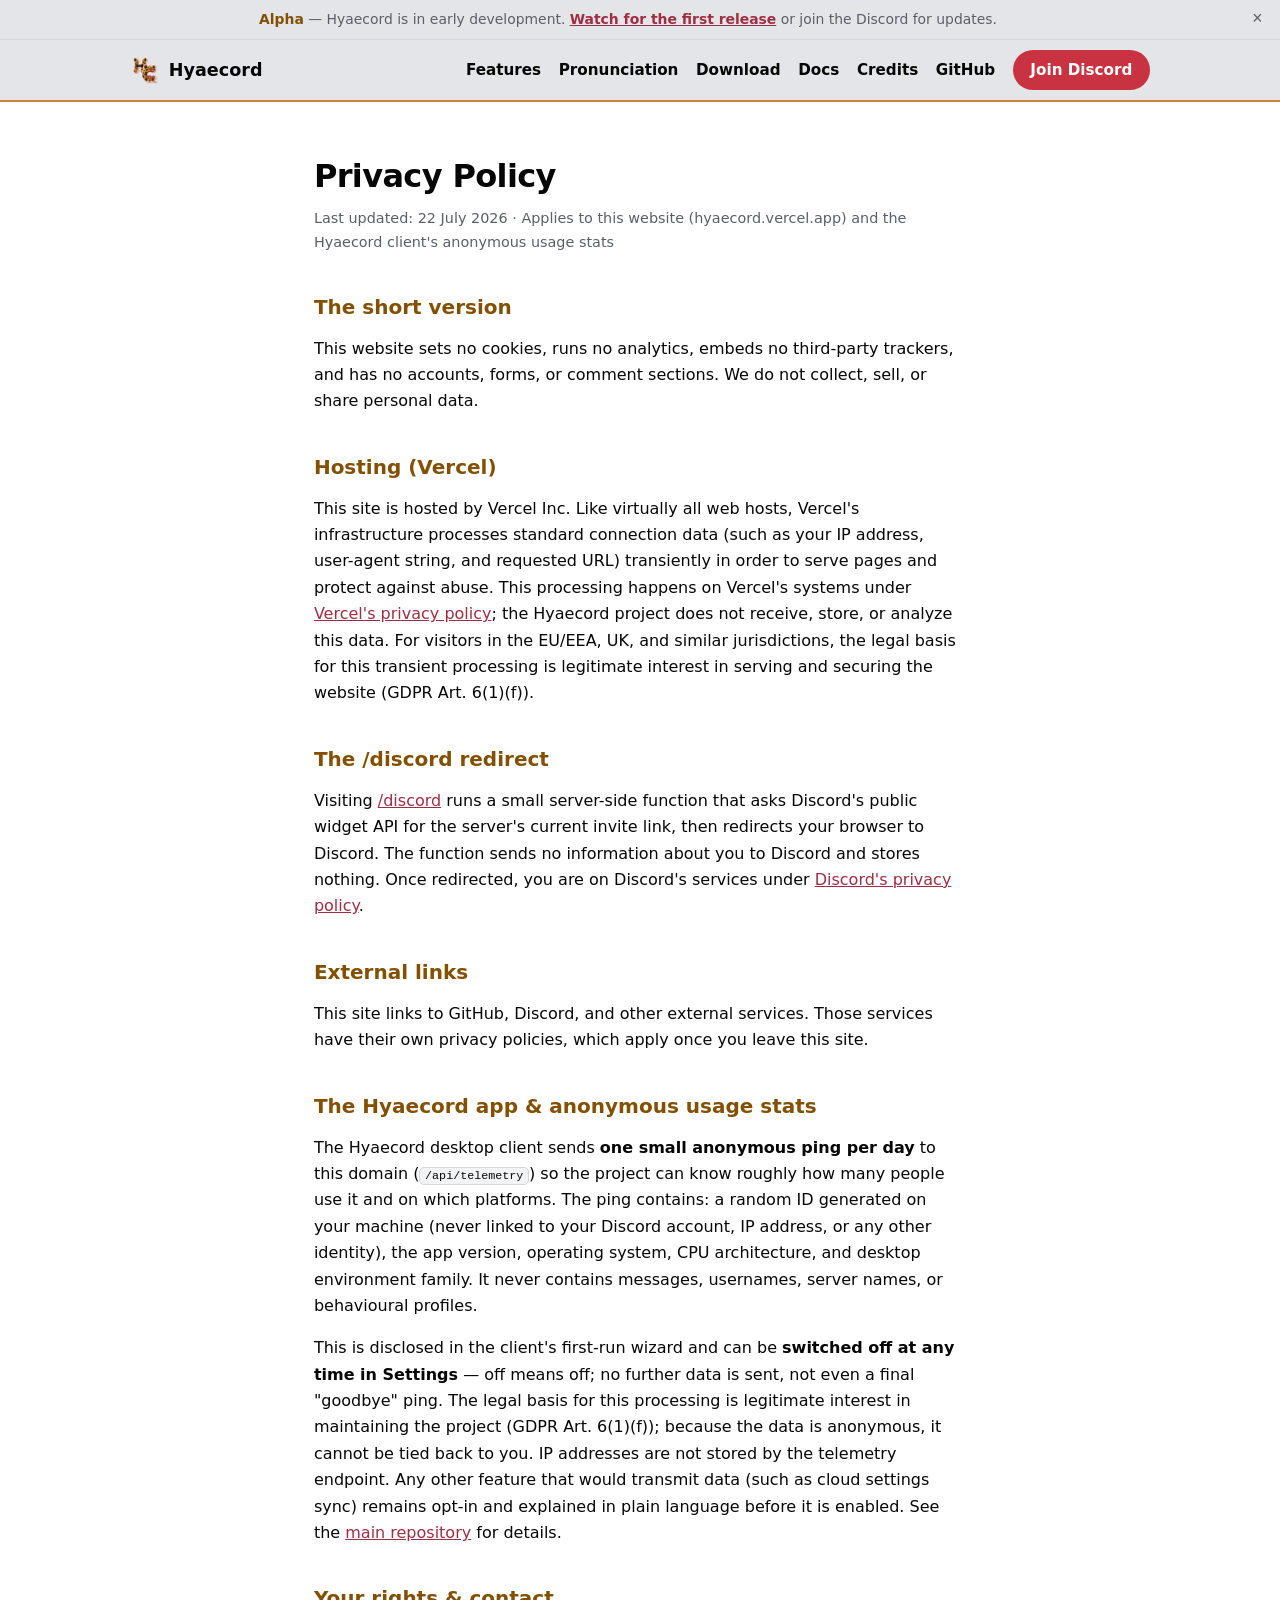
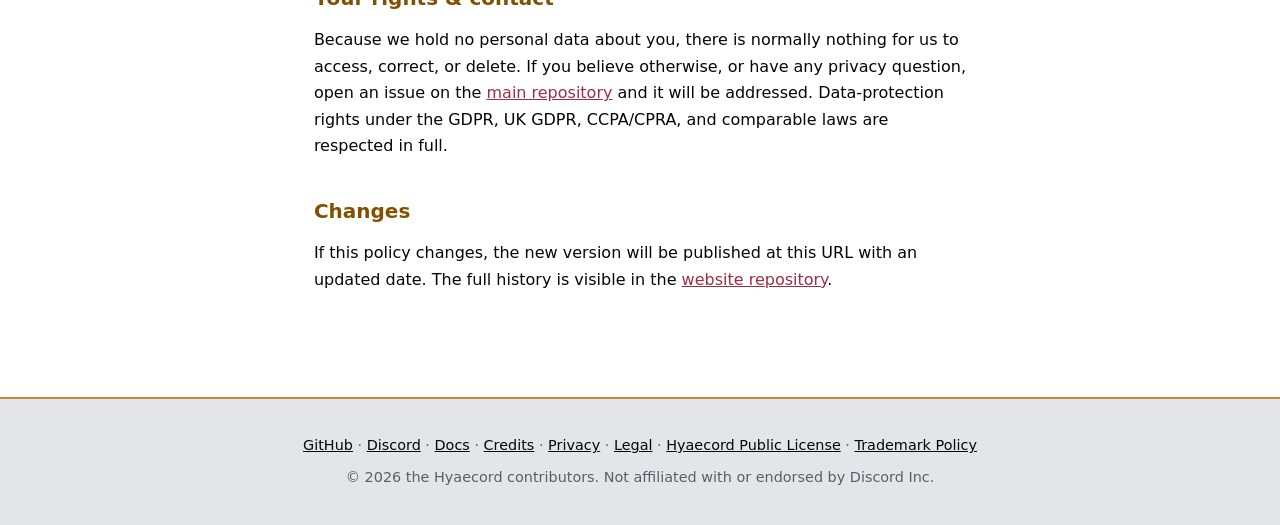
<file: privacy.html>
<!DOCTYPE html>
<html lang="en">
<head>
  <meta charset="UTF-8" />
  <meta name="viewport" content="width=device-width, initial-scale=1.0" />
  <title>Privacy Policy — Hyaecord</title>
  <meta name="description" content="Privacy policy for the Hyaecord website and the client's anonymous usage stats. No cookies, no analytics, no tracking." />
  <link rel="icon" type="image/png" href="/assets/logo-64.png" />
  <link rel="stylesheet" href="/style.css" />
</head>
<body>
  <a class="skip-link" href="#main">Skip to content</a>
  <div class="banner">
    <strong>Alpha</strong> — Hyaecord is in early development. <a href="https://github.com/Hyaecord/hyaecord/releases">Watch for the first release</a> or join the Discord for updates.
    <button class="banner-close" aria-label="Dismiss announcement" type="button">&times;</button>
  </div>
  <nav class="nav" aria-label="Main">
    <div class="nav-inner">
      <a class="nav-brand" href="/"><img src="/assets/logo-64.png" alt="" /> Hyaecord</a>
      <button class="nav-toggle" aria-label="Toggle menu" aria-expanded="false" aria-controls="nav-links" type="button">
        <svg viewBox="0 0 24 24" fill="none" stroke="currentColor" stroke-width="2" stroke-linecap="round" aria-hidden="true"><line x1="4" y1="7" x2="20" y2="7"/><line x1="4" y1="12" x2="20" y2="12"/><line x1="4" y1="17" x2="20" y2="17"/></svg>
      </button>
      <div class="nav-links" id="nav-links">
        <a href="/#features">Features</a>
        <a href="/#pronunciation">Pronunciation</a>
        <a href="/#download">Download</a>
        <a href="/docs.html">Docs</a>
        <a href="/credits.html">Credits</a>
        <a href="https://github.com/Hyaecord/hyaecord">GitHub</a>
        <a class="nav-cta" href="/discord">Join Discord</a>
      </div>
    </div>
  </nav>

  <main class="prose" id="main">
    <h1 class="page-title">Privacy Policy</h1>
    <p class="meta">Last updated: 22 July 2026 · Applies to this website (hyaecord.vercel.app) and the Hyaecord client's anonymous usage stats</p>

    <h2>The short version</h2>
    <p>
      This website sets no cookies, runs no analytics, embeds no third-party
      trackers, and has no accounts, forms, or comment sections. We do not
      collect, sell, or share personal data.
    </p>

    <h2>Hosting (Vercel)</h2>
    <p>
      This site is hosted by Vercel Inc. Like virtually all web hosts, Vercel's
      infrastructure processes standard connection data (such as your IP
      address, user-agent string, and requested URL) transiently in order to
      serve pages and protect against abuse. This processing happens on
      Vercel's systems under
      <a href="https://vercel.com/legal/privacy-policy">Vercel's privacy policy</a>;
      the Hyaecord project does not receive, store, or analyze this data. For
      visitors in the EU/EEA, UK, and similar jurisdictions, the legal basis
      for this transient processing is legitimate interest in serving and
      securing the website (GDPR Art. 6(1)(f)).
    </p>

    <h2>The /discord redirect</h2>
    <p>
      Visiting <a href="/discord">/discord</a> runs a small server-side
      function that asks Discord's public widget API for the server's current
      invite link, then redirects your browser to Discord. The function sends
      no information about you to Discord and stores nothing. Once redirected,
      you are on Discord's services under
      <a href="https://discord.com/privacy">Discord's privacy policy</a>.
    </p>

    <h2>External links</h2>
    <p>
      This site links to GitHub, Discord, and other external services. Those
      services have their own privacy policies, which apply once you leave
      this site.
    </p>

    <h2>The Hyaecord app &amp; anonymous usage stats</h2>
    <p>
      The Hyaecord desktop client sends <strong>one small anonymous ping per
      day</strong> to this domain (<code>/api/telemetry</code>) so the project
      can know roughly how many people use it and on which platforms. The ping
      contains: a random ID generated on your machine (never linked to your
      Discord account, IP address, or any other identity), the app version,
      operating system, CPU architecture, and desktop environment family.
      It never contains messages, usernames, server names, or behavioural
      profiles.
    </p>
    <p>
      This is disclosed in the client's first-run wizard and can be
      <strong>switched off at any time in Settings</strong> — off means off;
      no further data is sent, not even a final "goodbye" ping. The legal
      basis for this processing is legitimate interest in maintaining the
      project (GDPR Art. 6(1)(f)); because the data is anonymous, it cannot
      be tied back to you. IP addresses are not stored by the telemetry
      endpoint. Any other feature that would transmit data (such as cloud
      settings sync) remains opt-in and explained in plain language before it
      is enabled. See the
      <a href="https://github.com/Hyaecord/hyaecord">main repository</a> for
      details.
    </p>

    <h2>Your rights &amp; contact</h2>
    <p>
      Because we hold no personal data about you, there is normally nothing
      for us to access, correct, or delete. If you believe otherwise, or have
      any privacy question, open an issue on the
      <a href="https://github.com/Hyaecord/hyaecord/issues">main repository</a>
      and it will be addressed. Data-protection rights under the GDPR, UK
      GDPR, CCPA/CPRA, and comparable laws are respected in full.
    </p>

    <h2>Changes</h2>
    <p>
      If this policy changes, the new version will be published at this URL
      with an updated date. The full history is visible in the
      <a href="https://github.com/Hyaecord/website">website repository</a>.
    </p>
  </main>

  <footer>
    <div class="wrap">
      <p>
        <a href="https://github.com/Hyaecord/hyaecord">GitHub</a> ·
        <a href="/discord">Discord</a> ·
        <a href="/docs.html">Docs</a> ·
        <a href="/credits.html">Credits</a> ·
        <a href="/privacy.html">Privacy</a> ·
        <a href="/legal.html">Legal</a> ·
        <a href="https://github.com/Hyaecord/hyaecord/blob/main/LICENSE">Hyaecord Public License</a> ·
        <a href="https://github.com/Hyaecord/hyaecord/blob/main/TRADEMARK.md">Trademark Policy</a>
      </p>
      <p>© 2026 the Hyaecord contributors. Not affiliated with or endorsed by Discord Inc.</p>
    </div>
  </footer>
  <script src="/script.js" defer></script>
</body>
</html>
</file>
<file: style.css>
/* Hyaecord website — shared design system.
   Implements DESIGN.md: flat, no gradients, all colours from the logo,
   OKLCH ramps → semantic tokens, AA contrast verified per pairing. */

/* ---------- tokens ----------
   Neutral scale mirrors Discord's own dark/light surfaces (structure users
   already know) — but every accent (buttons, links, highlights) is drawn
   from the Hyaecord logo instead of Discord's blurple. Brand colour is used
   for maybe 10% of any given screen; the rest is neutral, same as Discord
   itself. Contrast for every pairing below is computed, not eyeballed. */
:root {
  /* brand anchors (from the logo) — accents only, never a page canvas */
  --brand-amber: #c88633;
  --brand-red: #e44550;
  --brand-pink: #d4495f;
  --brand-brown: #2e1d11;
  --brand-cream: #f1e9d5;

  /* ramp steps used below */
  --amber-300: #e8a962; --amber-500: #aa6a00; --amber-600: #835000; --amber-700: #653e05;
  --red-300: #ff9593;   --red-500: #d73142;   --red-600: #a82231;
  --pink-500: #ce3e57;  --pink-600: #a02d42;

  /* semantic — dark (default), neutral scale modeled on Discord's own dark theme */
  --bg: #313338;
  --bg-raise: #1e1f22;
  --bg-card: #2b2d31;
  --border: #3f4147;
  --text: #f2f3f5;
  --text-dim: #949ba4;
  --heading-accent: var(--amber-300);   /* 6.2:1+ on all dark surfaces */
  --link: #e0a352;                      /* 5.7:1+ on all dark surfaces */
  --btn-red: #c93341;                   /* 5.2:1 with white label */
  --btn-red-text: #fefefe;
  --btn-amber: var(--brand-amber);
  --btn-amber-text: var(--brand-brown); /* 5.3:1 */
  --card-accent-1: var(--brand-amber);
  --card-accent-2: var(--brand-red);
  --card-accent-3: var(--brand-pink);

  --radius-s: 6px;
  --radius-m: 10px;
  --radius-l: 16px;
  --ease: cubic-bezier(0.2, 0, 0, 1);
  --dur-fast: 120ms;
  --dur-base: 200ms;
}

@media (prefers-color-scheme: light) {
  :root {
    /* neutral scale modeled on Discord's own light theme */
    --bg: #ffffff;
    --bg-raise: #e3e5e8;
    --bg-card: #f2f3f5;
    --border: #d4d7dc;
    --text: #060607;
    --text-dim: #5c5e66;
    --heading-accent: var(--amber-600);   /* 6.7:1+ on all light surfaces */
    --link: var(--pink-600);              /* 7:1+ on all light surfaces */
  }
}

/* ---------- base ---------- */
* { margin: 0; padding: 0; box-sizing: border-box; }
html { scroll-behavior: smooth; }
@media (prefers-reduced-motion: reduce) {
  html { scroll-behavior: auto; }
  *, *::before, *::after { animation: none !important; transition: none !important; }
}
body {
  font-family: system-ui, -apple-system, "Segoe UI", Roboto, Cantarell, sans-serif;
  background: var(--bg);
  color: var(--text);
  line-height: 1.65;
  overflow-x: hidden;
  display: flex;
  flex-direction: column;
  min-height: 100vh;
}
main { flex: 1; }
a { color: var(--link); }
a:focus-visible, button:focus-visible, summary:focus-visible {
  outline: 2px solid var(--heading-accent);
  outline-offset: 2px;
  border-radius: 2px;
}
code {
  background: var(--bg-card);
  border: 1px solid var(--border);
  border-radius: 5px;
  padding: 0.1em 0.4em;
  font-size: 0.9em;
}
.wrap { max-width: 1060px; margin: 0 auto; padding: 0 1.25rem; width: 100%; }
.skip-link {
  position: absolute; left: -9999px; top: 0; z-index: 100;
  background: var(--btn-amber); color: var(--btn-amber-text);
  padding: 0.5rem 1rem; border-radius: 0 0 var(--radius-m) 0; font-weight: 700;
}
.skip-link:focus { left: 0; }

/* ---------- announcement banner ---------- */
.banner {
  background: var(--bg-raise);
  border-bottom: 1px solid var(--border);
  text-align: center;
  padding: 0.5rem 2.5rem 0.5rem 1rem;
  font-size: 0.87rem;
  color: var(--text-dim);
  position: relative;
}
.banner strong { color: var(--heading-accent); }
.banner a { color: var(--link); font-weight: 600; }
.banner-close {
  position: absolute; right: 0.6rem; top: 50%; transform: translateY(-50%);
  background: none; border: none; color: var(--text-dim);
  font-size: 1.1rem; line-height: 1; padding: 0.3rem 0.5rem; cursor: pointer;
  border-radius: var(--radius-s);
}
.banner-close:hover { color: var(--text); background: var(--bg-card); }
.banner[hidden] { display: none; }

/* ---------- nav ---------- */
.nav {
  position: sticky; top: 0; z-index: 10;
  background: var(--bg-raise);
  border-bottom: 2px solid var(--brand-amber);
}
.nav-inner {
  display: flex; align-items: center; gap: 1.25rem;
  padding: 0.65rem 1.25rem; max-width: 1060px; margin: 0 auto;
}
.nav-brand {
  display: flex; align-items: center; gap: 0.55rem;
  font-weight: 800; font-size: 1.1rem;
  color: var(--text); text-decoration: none;
}
.nav-brand img { width: 30px; height: 30px; }
.nav-toggle {
  display: none;
  margin-left: auto;
  width: 40px; height: 40px;
  align-items: center; justify-content: center;
  background: none; border: 1px solid var(--border); border-radius: var(--radius-s);
  color: var(--text); cursor: pointer;
}
.nav-toggle svg { width: 20px; height: 20px; }
.nav-links { display: flex; gap: 1.1rem; margin-left: auto; align-items: center; flex-wrap: wrap; }
.nav-links a { color: var(--text); text-decoration: none; font-weight: 600; font-size: 0.95rem; }
.nav-links a:hover { color: var(--heading-accent); text-decoration: underline; }
.nav-links a[aria-current="page"] { color: var(--heading-accent); }
.nav-cta {
  background: var(--btn-red);
  color: var(--btn-red-text) !important;
  padding: 0.45rem 1.1rem; border-radius: 999px; font-weight: 700;
}
.nav-cta:hover { background: var(--brand-pink); color: var(--brand-brown) !important; text-decoration: none !important; }

@media (max-width: 720px) {
  .nav-toggle { display: inline-flex; }
  .nav-inner { flex-wrap: wrap; }
  .nav-links {
    order: 3; width: 100%; margin-left: 0;
    flex-direction: column; align-items: stretch; gap: 0;
    max-height: 0; overflow: hidden;
    transition: max-height var(--dur-base) var(--ease);
  }
  .nav.is-open .nav-links { max-height: 20rem; }
  .nav-links a {
    padding: 0.7rem 0.25rem; border-top: 1px solid var(--border);
  }
  .nav-cta { text-align: center; margin: 0.6rem 0.25rem; }
}

.chip {
  display: inline-block;
  border: 1px solid var(--border);
  background: var(--bg-card);
  color: var(--text-dim);
  border-radius: 999px;
  padding: 0.2rem 0.85rem;
  font-size: 0.82rem;
  font-weight: 600;
}
.chip .dot-live {
  display: inline-block; width: 8px; height: 8px; border-radius: 50%;
  background: var(--brand-amber); margin-right: 0.4rem;
}

/* ---------- eyebrow headings ---------- */
.eyebrow {
  color: var(--heading-accent);
  font-weight: 700;
  font-size: 0.85rem;
  letter-spacing: 0.05em;
  margin-bottom: 0.2rem;
}

/* ---------- hero (home) ---------- */
.hero { text-align: center; padding: clamp(3rem, 8vw, 5rem) 1.25rem clamp(2.5rem, 6vw, 4rem); border-bottom: 1px solid var(--border); }
.hero img.logo { width: clamp(96px, 20vw, 140px); height: auto; }
.hero h1 {
  margin-top: 1.1rem;
  font-size: clamp(2.2rem, 8vw, 4.2rem);
  letter-spacing: -0.03em; line-height: 1.08; font-weight: 900;
}
.hero .accent-line { color: var(--heading-accent); }
.hero .tag { color: var(--text-dim); font-size: clamp(1rem, 3vw, 1.2rem); max-width: 36rem; margin: 1rem auto 0; }
.hero .buttons { display: flex; flex-wrap: wrap; gap: 0.8rem; justify-content: center; margin-top: 2.2rem; }
.hero .sub { margin-top: 1rem; color: var(--text-dim); font-size: 0.85rem; padding: 0 0.5rem; }

/* ---------- pronunciation (collapsed by default — a footnote, not a section) ---------- */
.pronounce {
  margin-top: 1.5rem;
  background: var(--bg-card);
  border: 1px solid var(--border);
  border-radius: var(--radius-m);
  padding: 0.9rem 1.1rem;
  text-align: left;
}
.pronounce[open] { padding-bottom: 1.25rem; }
.pronounce summary {
  cursor: pointer;
  font-weight: 700;
  color: var(--heading-accent);
}
.pronounce .pronounce-body { margin-top: 1rem; }
.pronounce .pronounce-body .lead { margin-bottom: 0.9rem; }
.pronounce .ipa {
  font-family: ui-monospace, SFMono-Regular, Menlo, Consolas, monospace;
  font-size: clamp(1.1rem, 3vw, 1.4rem);
  color: var(--heading-accent);
  overflow-x: auto;
  white-space: nowrap;
  padding-bottom: 0.25rem;
}
.pronounce .breakdown {
  display: grid;
  grid-template-columns: repeat(auto-fit, minmax(140px, 1fr));
  gap: 0.9rem;
  margin: 1.25rem 0;
}
.pronounce .syllable {
  background: var(--bg-raise);
  border: 1px solid var(--border);
  border-radius: var(--radius-m);
  padding: 0.75rem 0.9rem;
}
.pronounce .syllable b {
  display: block; font-size: 1.15rem; color: var(--text);
}
.pronounce .syllable span {
  display: block; color: var(--text-dim); font-size: 0.82rem; margin-top: 0.15rem;
}
.pronounce footer.credential {
  color: var(--text-dim); font-size: 0.82rem; font-style: italic; margin-top: 1rem;
}

/* ---------- buttons ---------- */
.btn {
  display: inline-flex; align-items: center; gap: 0.5rem;
  padding: 0.75rem 1.7rem; border-radius: 999px;
  font-weight: 700; font-size: 1rem; text-decoration: none;
  border: 2px solid var(--border);
  color: var(--text); background: var(--bg-card);
  transition: transform var(--dur-fast) var(--ease), border-color var(--dur-fast) var(--ease);
}
.btn:hover { transform: translateY(-2px); border-color: var(--brand-amber); }
.btn.primary { background: var(--btn-amber); border-color: var(--btn-amber); color: var(--btn-amber-text); }
.btn.primary:hover { border-color: var(--brand-brown); }
.btn.discord { background: var(--btn-red); border-color: var(--btn-red); color: var(--btn-red-text); }
.btn.discord:hover { border-color: var(--brand-brown); }

/* ---------- sections & cards ---------- */
section { padding: 2.4rem 0; }
section > h2, .page-title {
  font-size: clamp(1.5rem, 3.5vw, 2rem);
  letter-spacing: -0.02em; margin-bottom: 0.4rem;
}
.lead { color: var(--text-dim); margin-bottom: 1.75rem; max-width: 44rem; }
.accent { color: var(--heading-accent); }

.grid { display: grid; grid-template-columns: repeat(auto-fit, minmax(min(260px, 100%), 1fr)); gap: 0.9rem; }
.card {
  background: var(--bg-card); border: 1px solid var(--border);
  border-radius: 14px; padding: 1.1rem 1.2rem;
  border-top: 4px solid var(--border);
  transition: transform var(--dur-base) var(--ease);
}
.card:hover { transform: translateY(-3px); }
.card:nth-child(3n+1) { border-top-color: var(--card-accent-1); }
.card:nth-child(3n+2) { border-top-color: var(--card-accent-2); }
.card:nth-child(3n+3) { border-top-color: var(--card-accent-3); }
.card .emoji { font-size: 1.6rem; }

.contributor-card {
  display: flex;
  flex-direction: column;
  align-items: center;
  gap: 0.5rem;
  text-align: center;
  text-decoration: none;
  color: inherit;
}
.contributor-card img { width: 56px; height: 56px; border-radius: 50%; object-fit: cover; }
.contributor-card h3 { margin: 0; font-size: 0.95rem; }

/* ---------- app preview ----------
   Live renders of Hyaecord's real shell (server rail / channel list / chat
   / member list) — not screenshots — each card a full mini client in one
   of the actual built-in Theme Store options, deliberately independent of
   this page's own amber-accented tokens above since the point is showing
   the *app's* real palettes accurately. Placeholder content only. Each
   theme still follows prefers-color-scheme, same mechanism as the rest of
   this page — no separate toggle to fiddle with. */
.app-preview-cluster {
  display: flex;
  flex-wrap: wrap;
  align-items: flex-start;
  justify-content: center;
  gap: 2.5rem 1.75rem;
  padding: 1rem 0 1.5rem;
}
.app-preview { width: min(320px, 100%); }
.ap-card-label {
  color: var(--text-dim);
  font-size: 0.78rem;
  text-align: center;
  margin-bottom: 0.5rem;
}
.app-preview-frame {
  display: grid;
  /* Matches the real client's actual rail/channels/members ratio
     (72px/240px/240px in src/renderer/styles.css), scaled down. */
  grid-template-columns: 25px 84px 1fr 84px;
  height: 220px;
  border-radius: var(--radius-l);
  overflow: hidden;
  border: 1px solid var(--border);
  box-shadow: 0 16px 34px rgba(0, 0, 0, 0.3);
  font-size: 0.68rem;
  transition: transform var(--dur-base) var(--ease);
}
@media (max-width: 400px) {
  .app-preview-frame { grid-template-columns: 30px 1fr; }
  .app-preview-frame .ap-members { display: none; }
}
.ap-tilt-1 .app-preview-frame { transform: rotate(-3deg); }
.ap-tilt-2 .app-preview-frame { transform: rotate(2deg) translateY(0.6rem); }
.ap-tilt-3 .app-preview-frame { transform: rotate(-1.5deg) translateY(-0.3rem); }
.app-preview:hover .app-preview-frame { transform: rotate(0deg) translateY(0); }
@media (prefers-reduced-motion: reduce) {
  .ap-tilt-1 .app-preview-frame,
  .ap-tilt-2 .app-preview-frame,
  .ap-tilt-3 .app-preview-frame { transition: none; }
}

/* Each theme's dark set is the default; prefers-color-scheme:light swaps in
   its light set. Values match community-themes/registry.json exactly. */
.ap-theme-default {
  --ap-deep: #16130e; --ap-base: #1c1812; --ap-raise: #241f16; --ap-hover: #2d271c;
  --ap-border: #3a3325; --ap-text: #f2f3f5; --ap-text-dim: #949ba4;
  --ap-accent: #2dd4bf; --ap-accent-strong: #5eead4;
}
.ap-theme-hyena {
  --ap-deep: #1a120a; --ap-base: #201610; --ap-raise: #2b1e14; --ap-hover: #37281c;
  --ap-border: #4a3626; --ap-text: #f5eee2; --ap-text-dim: #b9a892;
  --ap-accent: #e8a962; --ap-accent-strong: #f5cc9f;
}
.ap-theme-tubular {
  --ap-deep: #0a0f0e; --ap-base: #0f1614; --ap-raise: #16211d; --ap-hover: #1d2b26;
  --ap-border: #274038; --ap-text: #eef9f6; --ap-text-dim: #93b3aa;
  --ap-accent: #22e6c8; --ap-accent-strong: #7ff5e0;
}
@media (prefers-color-scheme: light) {
  .ap-theme-default {
    --ap-deep: #e3e5e8; --ap-base: #ffffff; --ap-raise: #f2f3f5; --ap-hover: #e3e5e8;
    --ap-border: #d4d7dc; --ap-text: #060607; --ap-text-dim: #5c5e66;
    --ap-accent: #115e59; --ap-accent-strong: #0d4f4a;
  }
  .ap-theme-hyena {
    --ap-deep: #ece1cd; --ap-base: #fbf6ec; --ap-raise: #f3ebd9; --ap-hover: #ece1cd;
    --ap-border: #ddccaf; --ap-text: #2e1d11; --ap-text-dim: #6b5645;
    --ap-accent: #835000; --ap-accent-strong: #653e05;
  }
  .ap-theme-tubular {
    --ap-deep: #e2f2ee; --ap-base: #ffffff; --ap-raise: #eefaf7; --ap-hover: #e2f2ee;
    --ap-border: #c8e3dc; --ap-text: #052620; --ap-text-dim: #4c7168;
    --ap-accent: #0f7a68; --ap-accent-strong: #0a5c4e;
  }
}

.ap-rail {
  background: var(--ap-deep);
  display: flex;
  flex-direction: column;
  align-items: center;
  gap: 0.35rem;
  padding: 0.5rem 0;
}
.ap-pill {
  width: 17px; height: 17px;
  border-radius: 6px;
  background: var(--ap-raise);
  color: var(--ap-text-dim);
  display: grid; place-items: center;
  font-size: 0.42rem; font-weight: 700;
}
.ap-pill-home { background: var(--ap-accent); color: var(--ap-deep); border-radius: 30%; }
.ap-pill-active { border: 2px solid var(--ap-accent); color: var(--ap-text); }
.ap-divider { width: 11px; height: 2px; background: var(--ap-border); border-radius: 1px; }

.ap-channels { background: var(--ap-base); padding: 0.5rem 0.4rem; border-right: 1px solid var(--ap-border); overflow: hidden; }
.ap-server-name { color: var(--ap-text); font-weight: 700; margin-bottom: 0.4rem; font-size: 0.68rem; white-space: nowrap; overflow: hidden; text-overflow: ellipsis; }
.ap-channel { color: var(--ap-text-dim); padding: 0.2rem 0.35rem; border-radius: 5px; margin-bottom: 0.08rem; white-space: nowrap; overflow: hidden; text-overflow: ellipsis; }
.ap-channel.is-active { background: var(--ap-hover); color: var(--ap-text); }

.ap-chat { background: var(--ap-base); display: flex; flex-direction: column; min-width: 0; }
.ap-chat-header {
  padding: 0.45rem 0.65rem;
  border-bottom: 1px solid var(--ap-border);
  color: var(--ap-text);
  font-weight: 700;
}
.ap-msg { display: flex; gap: 0.4rem; padding: 0.35rem 0.65rem; align-items: flex-start; }
.ap-avatar {
  width: 22px; height: 22px; border-radius: 50%; flex-shrink: 0;
  display: grid; place-items: center;
  /* Accent fills are light in dark mode (dark text reads) and dark in light
     mode (light text reads) across every theme — so this just tracks which
     mode is active rather than needing a colour per theme. */
  color: var(--ap-deep);
  font-weight: 700; font-size: 0.56rem;
}
@media (prefers-color-scheme: light) {
  .ap-avatar { color: var(--ap-base); }
}
.ap-msg-meta { display: flex; align-items: baseline; gap: 0.35rem; }
.ap-author { color: var(--ap-text); font-weight: 600; }
.ap-time { color: var(--ap-text-dim); font-size: 0.6rem; }
.ap-msg-text { color: var(--ap-text); overflow-wrap: anywhere; }
.ap-composer {
  margin: auto 0.65rem 0.55rem;
  padding: 0.4rem 0.6rem;
  border-radius: 8px;
  background: var(--ap-raise);
  color: var(--ap-text-dim);
}

.ap-members { background: var(--ap-base); border-left: 1px solid var(--ap-border); padding: 0.55rem 0.5rem; }
.ap-member-group { color: var(--ap-text-dim); font-size: 0.6rem; font-weight: 700; letter-spacing: 0.05em; margin: 0.5rem 0 0.35rem; }
.ap-member-group:first-child { margin-top: 0; }
.ap-member { display: flex; align-items: center; gap: 0.35rem; color: var(--ap-text); padding: 0.15rem 0; font-size: 0.68rem; }
.ap-status { width: 7px; height: 7px; border-radius: 50%; background: var(--ap-text-dim); }
.ap-status.online { background: #23a55a; }
.ap-status.idle { background: #f0b232; }
.card h3 { font-size: 1.08rem; margin: 0.5rem 0 0.35rem; }
.card p { color: var(--text-dim); font-size: 0.95rem; }

/* ---------- download tiles ---------- */
.dl-grid { display: grid; grid-template-columns: repeat(auto-fit, minmax(min(180px, 100%), 1fr)); gap: 0.9rem; }
.dl {
  display: block; text-decoration: none; text-align: center;
  background: var(--bg-card); border: 2px solid var(--border); border-radius: 14px;
  padding: 1.1rem 1rem; color: var(--text); font-weight: 700;
  transition: transform var(--dur-fast) var(--ease), border-color var(--dur-fast) var(--ease);
}
.dl:hover { transform: translateY(-2px); border-color: var(--brand-amber); }
.dl span { display: block; font-weight: 400; color: var(--text-dim); font-size: 0.85rem; margin-top: 0.2rem; }

/* ---------- notice ---------- */
.notice {
  background: var(--bg-card); border: 1px solid var(--border);
  border-left: 4px solid var(--brand-red); border-radius: var(--radius-m);
  padding: 1.1rem 1.3rem; color: var(--text-dim); font-size: 0.95rem;
}

/* ---------- prose pages (docs, privacy, legal) ---------- */
.prose { max-width: 68ch; margin: 0 auto; padding: 3rem 1.25rem; width: 100%; }
.prose-wide { max-width: 860px; }
.prose .page-title { margin-bottom: 0.25rem; }
.prose .meta { color: var(--text-dim); font-size: 0.9rem; margin-bottom: 2rem; }
.prose h2 { font-size: 1.25rem; color: var(--heading-accent); margin: 2.25rem 0 0.75rem; }
.prose p, .prose ul { margin-bottom: 1rem; }
.prose ul { padding-left: 1.5rem; }
.prose li { margin-bottom: 0.5rem; }
.prose .grid { margin-bottom: 1rem; }
.prose .card { padding: 1.1rem 1.25rem; }
.prose .card h3 { font-size: 1rem; margin: 0 0 0.35rem; }
.prose .card p { margin: 0; font-size: 0.92rem; }

details {
  background: var(--bg-card); border: 1px solid var(--border);
  border-radius: var(--radius-m); padding: 0.8rem 1.1rem; margin-bottom: 0.6rem;
}
details summary { cursor: pointer; font-weight: 600; }
details p { color: var(--text-dim); margin: 0.6rem 0 0; font-size: 0.95rem; }
details[open] { border-color: var(--brand-amber); }

/* ---------- 404 ---------- */
.error-page {
  flex: 1; display: grid; place-items: center; text-align: center; padding: 3rem 1.25rem;
}
.error-page h1 { font-size: 4.5rem; letter-spacing: -0.03em; color: var(--heading-accent); }
.error-page p { color: var(--text-dim); margin: 0.5rem 0 1.5rem; }

/* ---------- footer ---------- */
footer {
  border-top: 2px solid var(--brand-amber);
  margin-top: 2.5rem; padding: 2.2rem 0;
  text-align: center; color: var(--text-dim); font-size: 0.9rem;
  background: var(--bg-raise);
}
footer a { color: var(--text); }
footer a:hover { color: var(--heading-accent); }
footer p + p { margin-top: 0.5rem; }
</file>
